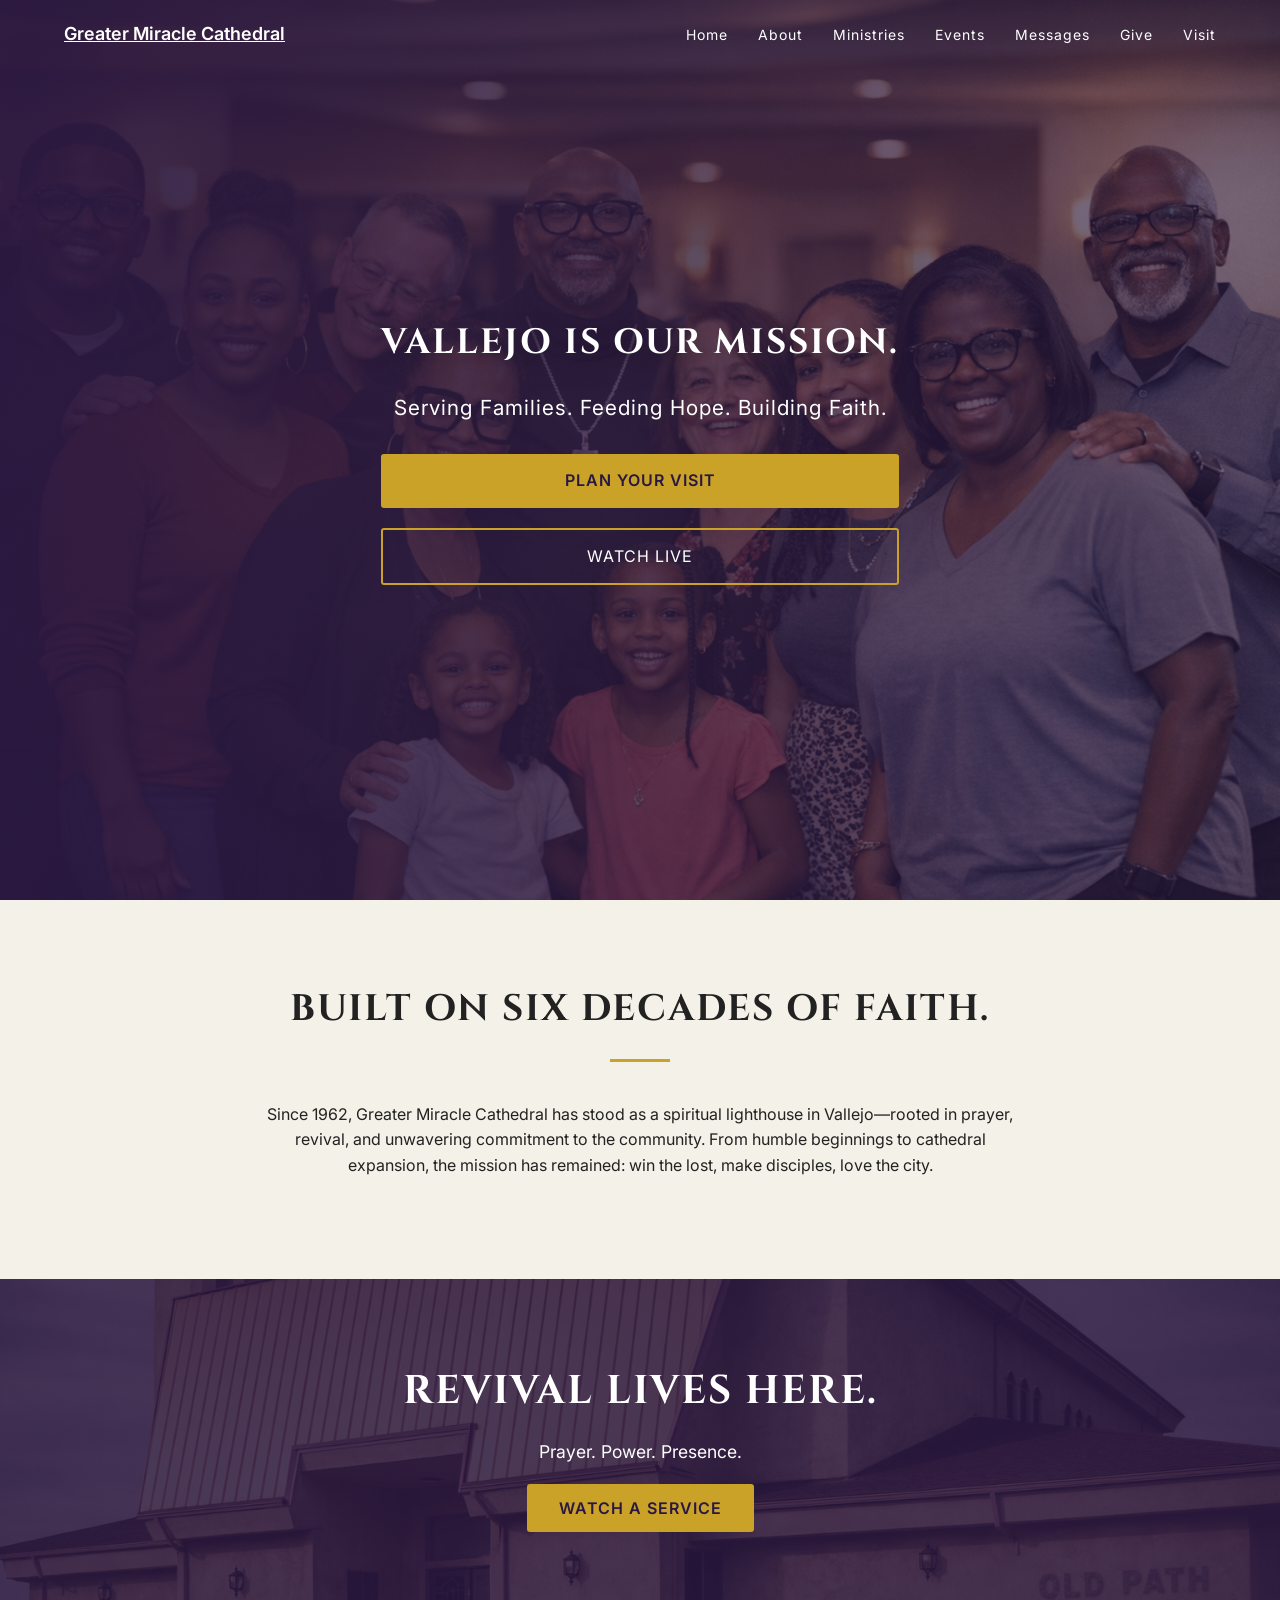
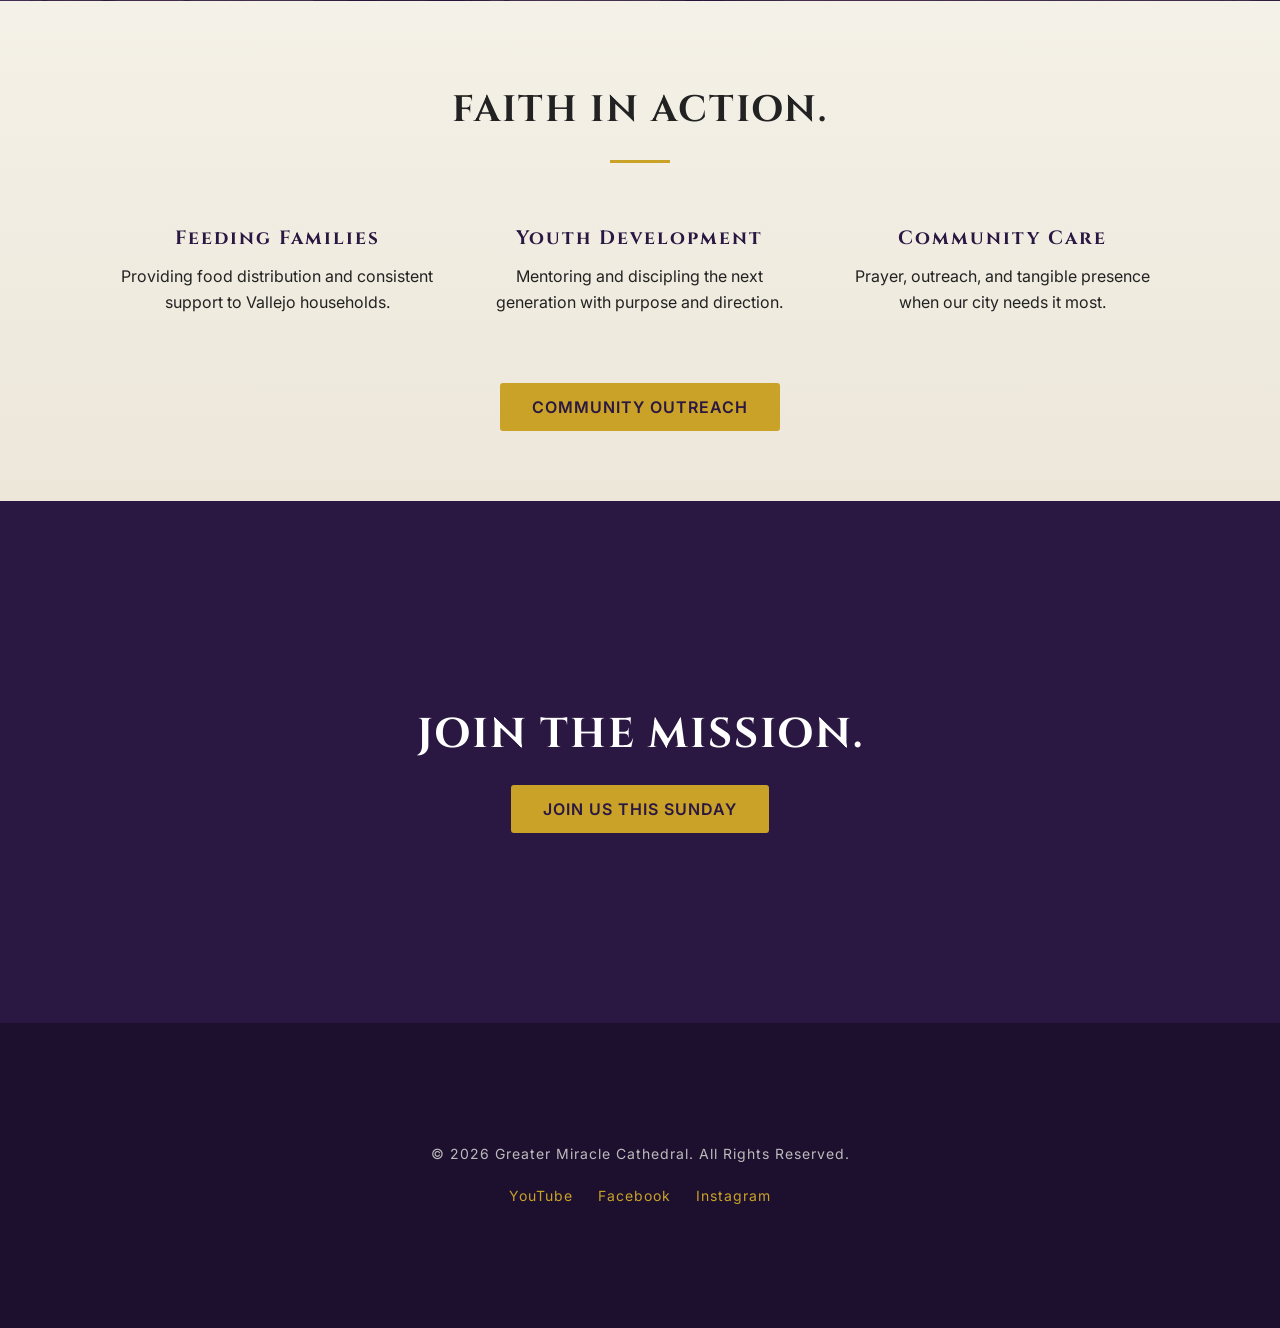
<file: index.html>
<!DOCTYPE html>
<html lang="en">
<head>
  <meta charset="UTF-8" />
  <meta name="viewport" content="width=device-width, initial-scale=1.0" />
  <title>Greater Miracle Cathedral | Vallejo Is Our Mission</title>
  <link rel="stylesheet" href="assets/css/styles.css" />
  <link href="https://fonts.googleapis.com/css2?family=Cinzel:wght@400;600;700&family=Inter:wght@300;400;500;600&display=swap" rel="stylesheet">
</head>
<body>

  <!-- NAVIGATION -->
  <header id="navbar">
  <div class="nav-container">
    <a href="index.html" class="logo">Greater Miracle Cathedral</a>


<nav>
  <ul class="nav-links">
    <li><a href="index.html">Home</a></li>
    <li><a href="about.html">About</a></li>
    <li><a href="ministries.html">Ministries</a></li>
    <li><a href="events.html">Events</a></li>
    <li><a href="messages.html">Messages</a></li>
    <li><a href="give.html" class="nav-give">Give</a></li>
    <li><a href="contact.html">Visit</a></li>
  </ul>
</nav>

<div class="menu-toggle" id="mobile-menu">
  <span></span>
  <span></span>
  <span></span>
</div>
</header>


  <!-- HERO -->
  <section class="hero">
    <div class="hero-overlay"></div>
    <div class="hero-content">
      <h1>VALLEJO IS OUR MISSION.</h1>
      <p>Serving Families. Feeding Hope. Building Faith.</p>
      <div class="hero-buttons">
        <a href="contact.html" class="btn-gold">PLAN YOUR VISIT</a>
        <a href="messages.html" class="btn-outline">WATCH LIVE</a>
      </div>
    </div>
  </section>

  <!-- LEGACY -->
  <section class="legacy">
    <div class="container">
      <h2>BUILT ON SIX DECADES OF FAITH.</h2>
      <div class="gold-divider"></div>
      <p>
        Since 1962, Greater Miracle Cathedral has stood as a spiritual lighthouse
        in Vallejo—rooted in prayer, revival, and unwavering commitment to the community.
        From humble beginnings to cathedral expansion, the mission has remained:
        win the lost, make disciples, love the city.
      </p>
    </div>
  </section>

  <!-- REVIVAL -->
  <section class="revival">
    <div class="revival-overlay"></div>
    <div class="container">
      <h2>REVIVAL LIVES HERE.</h2>
      <p>Prayer. Power. Presence.</p>
      <a href="messages.html" class="btn-gold">WATCH A SERVICE</a>
    </div>
  </section>

  <!-- COMMUNITY -->
  <section class="community">
    <div class="container">
      <h2>FAITH IN ACTION.</h2>
      <div class="gold-divider"></div>
      <div class="community-grid">
        <div>
          <h3>Feeding Families</h3>
          <p>Providing food distribution and consistent support to Vallejo households.</p>
        </div>
        <div>
          <h3>Youth Development</h3>
          <p>Mentoring and discipling the next generation with purpose and direction.</p>
        </div>
        <div>
          <h3>Community Care</h3>
          <p>Prayer, outreach, and tangible presence when our city needs it most.</p>
        </div>
      </div>
      <a href="ministries.html" class="btn-gold">COMMUNITY OUTREACH</a>
    </div>
  </section>

  <!-- FINAL CTA -->
  <section class="cta">
    <div class="container">
      <h2>JOIN THE MISSION.</h2>
      <a href="contact.html" class="btn-gold">JOIN US THIS SUNDAY</a>
    </div>
  </section>

  <!-- FOOTER -->
  <footer>
  <div class="container">
    <p>&copy; 2026 Greater Miracle Cathedral. All Rights Reserved.</p>

    <div class="footer-social">
      <a href="https://www.youtube.com/@oldpathcogic3727" target="_blank">YouTube</a>
      <a href="https://www.facebook.com/opmccogic/" target="_blank">Facebook</a>
      <a href="https://www.instagram.com/oldpathmiraclecathedral" target="_blank">Instagram</a>
    </div>
  </div>
</footer>


  <script>
  const navbar = document.getElementById("navbar");
  const mobileMenu = document.getElementById("mobile-menu");
  const navLinks = document.querySelector(".nav-links");

  window.addEventListener("scroll", function () {
    if (window.scrollY > 50) {
      navbar.classList.add("scrolled");
    } else {
      navbar.classList.remove("scrolled");
    }
  });

  mobileMenu.addEventListener("click", function () {
    mobileMenu.classList.toggle("active");
    navLinks.classList.toggle("active");
  });

  const revealElements = document.querySelectorAll("section");

const revealOnScroll = () => {
  const windowHeight = window.innerHeight;

  revealElements.forEach((el) => {
    const elementTop = el.getBoundingClientRect().top;

    if (elementTop < windowHeight - 100) {
      el.classList.add("visible");
    }
  });
};

window.addEventListener("scroll", revealOnScroll);
window.addEventListener("load", revealOnScroll);

</script>



</body>
</html>
</file>
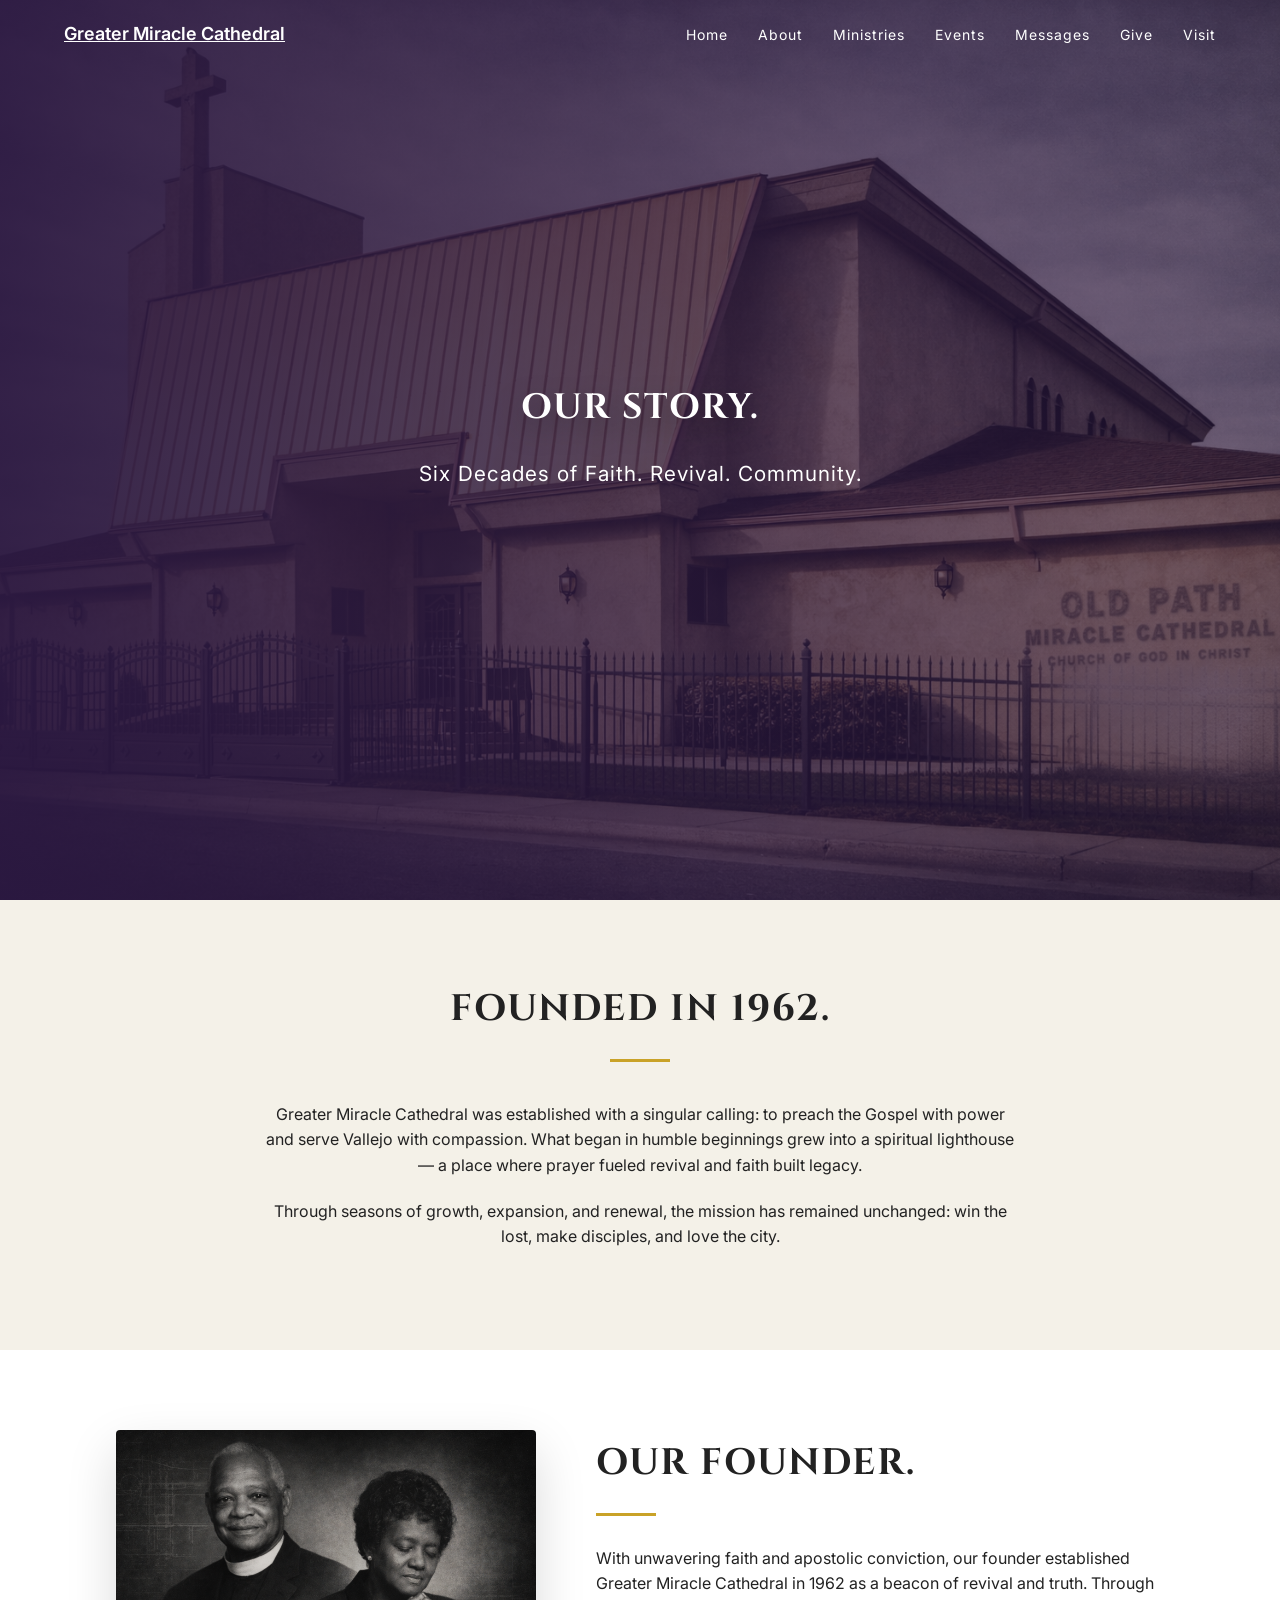
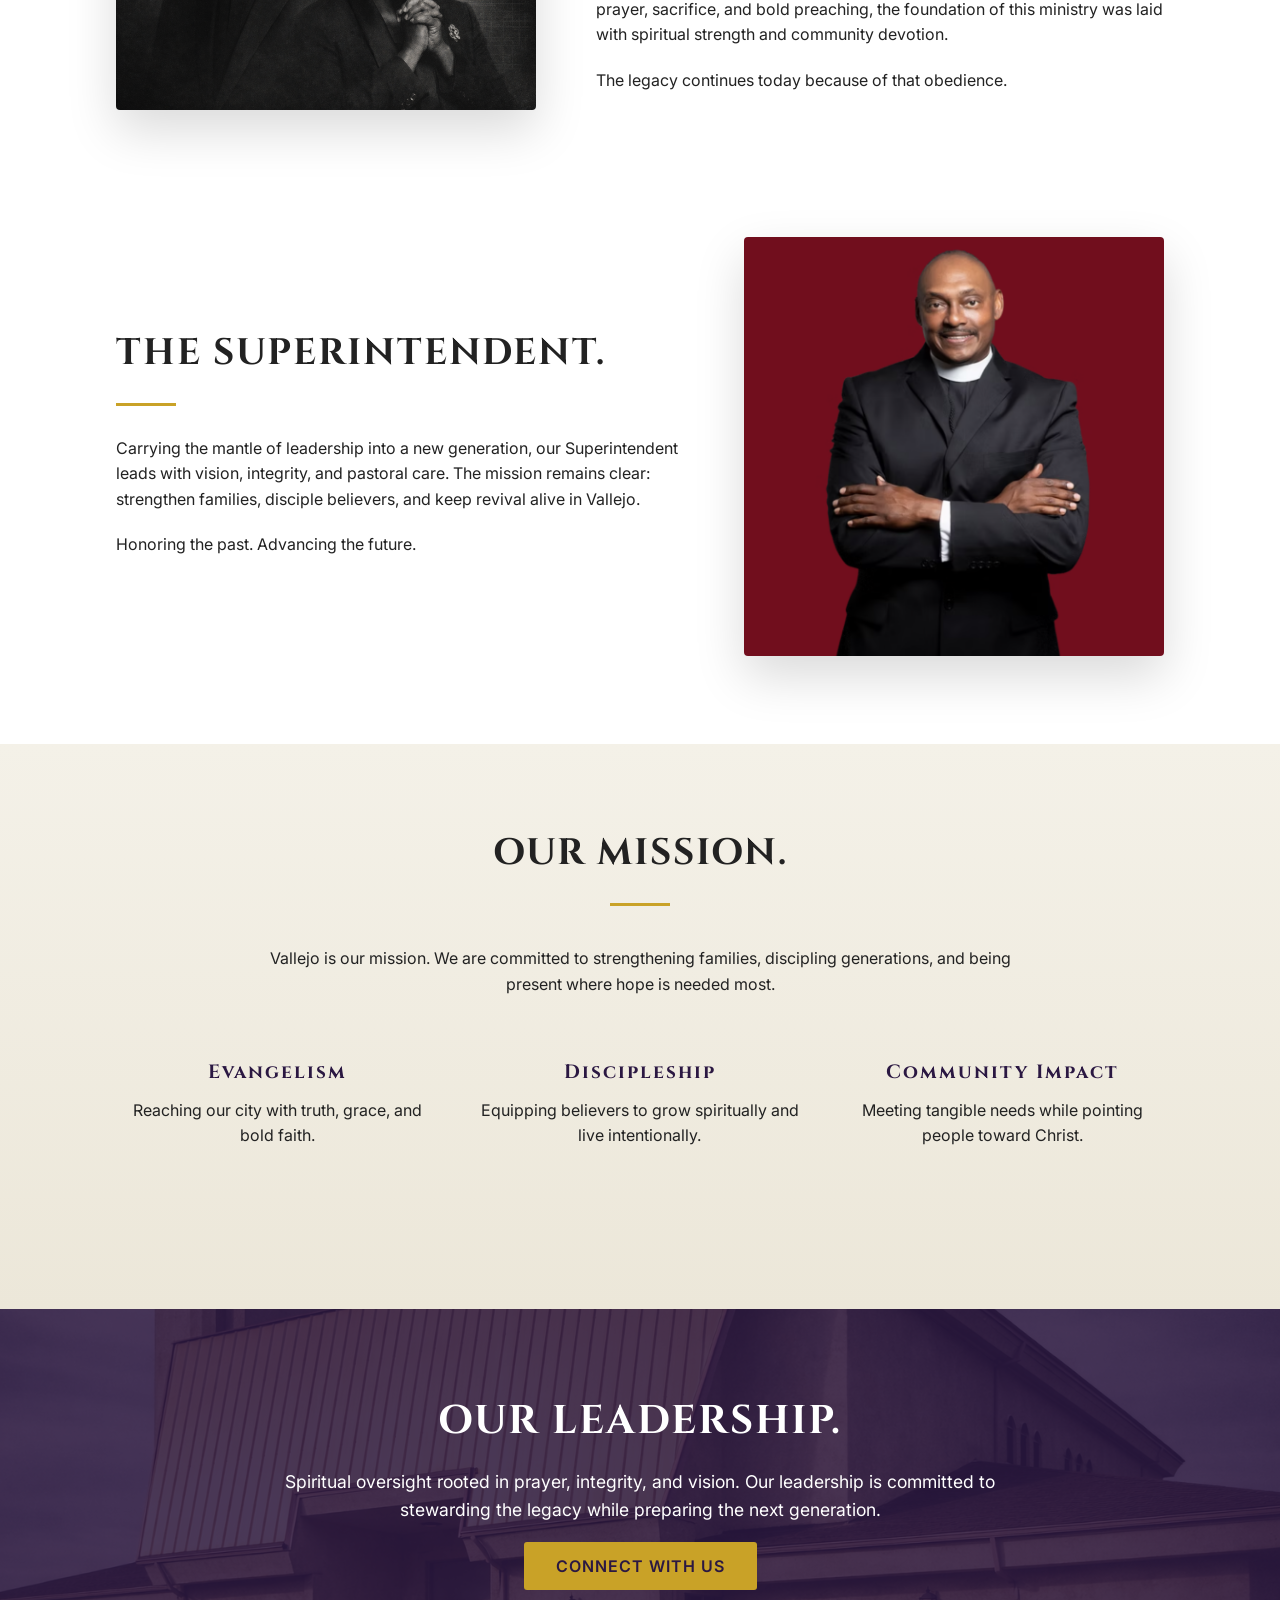
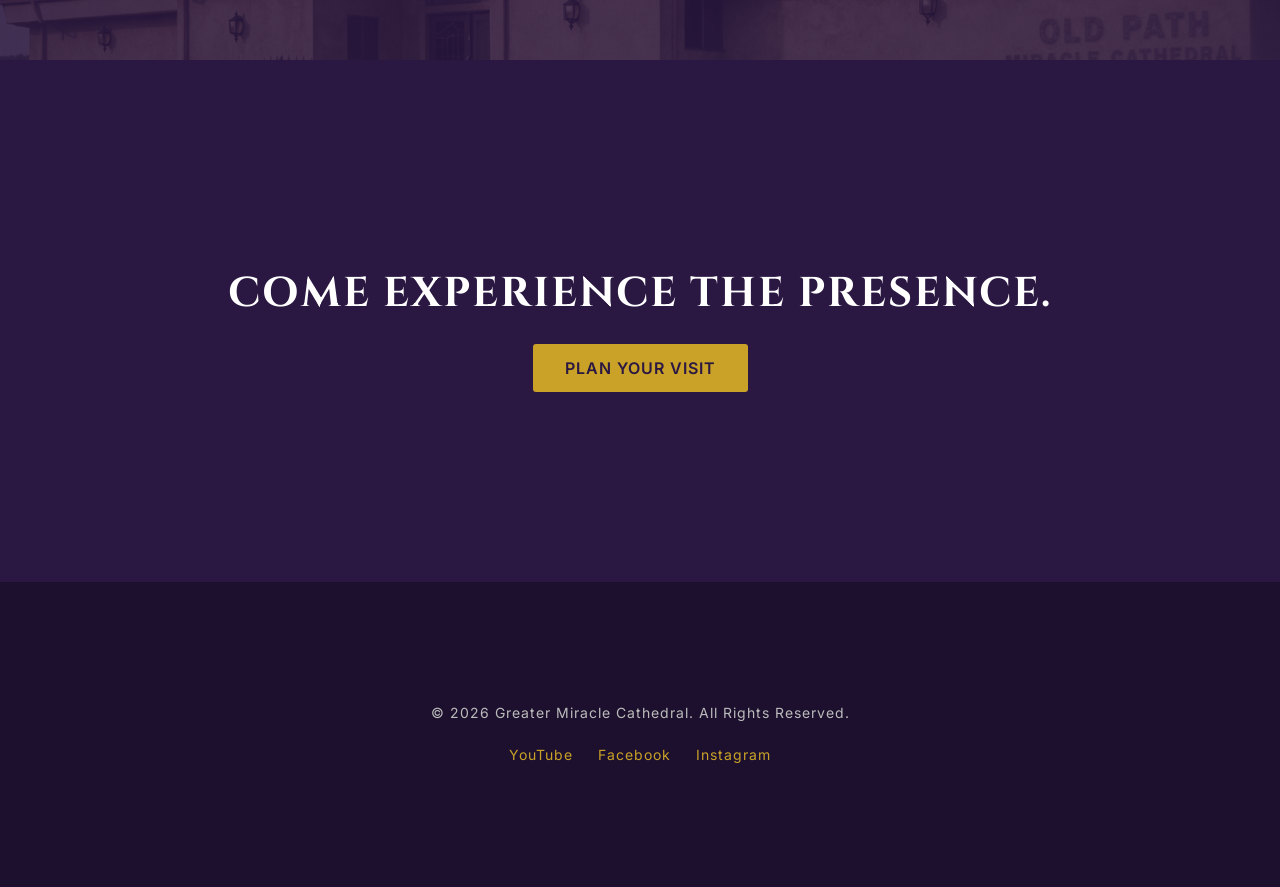
<file: about.html>
<!DOCTYPE html>
<html lang="en">
<head>
  <meta charset="UTF-8" />
  <meta name="viewport" content="width=device-width, initial-scale=1.0" />
  <title>About | Greater Miracle Cathedral</title>
  <link rel="stylesheet" href="assets/css/styles.css" />
  <link href="https://fonts.googleapis.com/css2?family=Cinzel:wght@400;600;700&family=Inter:wght@300;400;500;600&display=swap" rel="stylesheet">
</head>
<body>

<!-- NAVIGATION -->
<header id="navbar">
  <div class="nav-container">
    <a href="index.html" class="logo">Greater Miracle Cathedral</a>


    <div class="menu-toggle" id="mobile-menu">
      <span></span>
      <span></span>
      <span></span>
    </div>

    <nav>
      <ul class="nav-links">
        <li><a href="index.html">Home</a></li>
  <li><a href="about.html">About</a></li>        <li><a href="ministries.html">Ministries</a></li>
        <li><a href="events.html">Events</a></li>
        <li><a href="messages.html">Messages</a></li>
        <li><a href="give.html">Give</a></li>
        <li><a href="contact.html">Visit</a></li>
      </ul>
    </nav>
  </div>
</header>

<!-- HERO -->
<section class="hero" style="background: url('assets/images/cathedral-arkansas-street-1992-1920x1080.jpg') center/cover no-repeat;">
  <div class="hero-overlay"></div>
  <div class="hero-content">
    <h1>OUR STORY.</h1>
    <p>Six Decades of Faith. Revival. Community.</p>
  </div>
</section>

<!-- HISTORY -->
<section class="legacy">
  <div class="container">
    <h2>FOUNDED IN 1962.</h2>
    <div class="gold-divider"></div>
    <p>
      Greater Miracle Cathedral was established with a singular calling:
      to preach the Gospel with power and serve Vallejo with compassion.
      What began in humble beginnings grew into a spiritual lighthouse—
      a place where prayer fueled revival and faith built legacy.
    </p>
    <p>
      Through seasons of growth, expansion, and renewal,
      the mission has remained unchanged:
      win the lost, make disciples, and love the city.
    </p>
  </div>
</section>

<!-- FOUNDER & SUPERINTENDENT -->
<section class="leadership">
  <div class="container leadership-container">

    <!-- Founder -->
    <div class="leader-block">
      <div class="leader-image">
        <img src="assets/images/founder.png" alt="Founder of Greater Miracle Cathedral">
      </div>
      <div class="leader-content">
        <h2>OUR FOUNDER.</h2>
        <div class="gold-divider"></div>
        <p>
          With unwavering faith and apostolic conviction, our founder established
          Greater Miracle Cathedral in 1962 as a beacon of revival and truth.
          Through prayer, sacrifice, and bold preaching, the foundation of this ministry
          was laid with spiritual strength and community devotion.
        </p>
        <p>
          The legacy continues today because of that obedience.
        </p>
      </div>
    </div>

    <!-- Superintendent -->
    <div class="leader-block reverse">
      <div class="leader-image">
        <img src="assets/images/superintendent.png" alt="Superintendent of Greater Miracle Cathedral">
      </div>
      <div class="leader-content">
        <h2>THE SUPERINTENDENT.</h2>
        <div class="gold-divider"></div>
        <p>
          Carrying the mantle of leadership into a new generation,
          our Superintendent leads with vision, integrity, and pastoral care.
          The mission remains clear: strengthen families, disciple believers,
          and keep revival alive in Vallejo.
        </p>
        <p>
          Honoring the past. Advancing the future.
        </p>
      </div>
    </div>

  </div>
</section>

<!-- MISSION -->
<section class="community">
  <div class="container">
    <h2>OUR MISSION.</h2>
    <div class="gold-divider"></div>
    <p>
      Vallejo is our mission. We are committed to strengthening families,
      discipling generations, and being present where hope is needed most.
    </p>

    <div class="community-grid">
      <div>
        <h3>Evangelism</h3>
        <p>Reaching our city with truth, grace, and bold faith.</p>
      </div>
      <div>
        <h3>Discipleship</h3>
        <p>Equipping believers to grow spiritually and live intentionally.</p>
      </div>
      <div>
        <h3>Community Impact</h3>
        <p>Meeting tangible needs while pointing people toward Christ.</p>
      </div>
    </div>
  </div>
</section>

<!-- LEADERSHIP -->
<section class="revival">
  <div class="revival-overlay"></div>
  <div class="container">
    <h2>OUR LEADERSHIP.</h2>
    <p>
      Spiritual oversight rooted in prayer, integrity, and vision.
      Our leadership is committed to stewarding the legacy while preparing the next generation.
    </p>
    <a href="contact.html" class="btn-gold">CONNECT WITH US</a>
  </div>
</section>

<!-- FINAL CTA -->
<section class="cta">
  <div class="container">
    <h2>COME EXPERIENCE THE PRESENCE.</h2>
    <a href="contact.html" class="btn-gold">PLAN YOUR VISIT</a>
  </div>
</section>

<!-- FOOTER -->
<footer>
  <div class="container">
    <p>&copy; 2026 Greater Miracle Cathedral. All Rights Reserved.</p>

    <div class="footer-social">
      <a href="https://www.youtube.com/@oldpathcogic3727" target="_blank">YouTube</a>
      <a href="https://www.facebook.com/opmccogic/" target="_blank">Facebook</a>
      <a href="https://www.instagram.com/oldpathmiraclecathedral" target="_blank">Instagram</a>
    </div>
  </div>
</footer>


<script>
  const navbar = document.getElementById("navbar");
  const mobileMenu = document.getElementById("mobile-menu");
  const navLinks = document.querySelector(".nav-links");

  window.addEventListener("scroll", function () {
    if (window.scrollY > 50) {
      navbar.classList.add("scrolled");
    } else {
      navbar.classList.remove("scrolled");
    }
  });

  mobileMenu.addEventListener("click", function () {
    mobileMenu.classList.toggle("active");
    navLinks.classList.toggle("active");
  });

  const revealElements = document.querySelectorAll("section:not(.hero)");

  const revealOnScroll = () => {
    const windowHeight = window.innerHeight;

    revealElements.forEach((el) => {
      const elementTop = el.getBoundingClientRect().top;

      if (elementTop < windowHeight - 100) {
        el.classList.add("visible");
      }
    });
  };

  window.addEventListener("scroll", revealOnScroll);
  window.addEventListener("load", revealOnScroll);
</script>

</body>
</html>
</file>
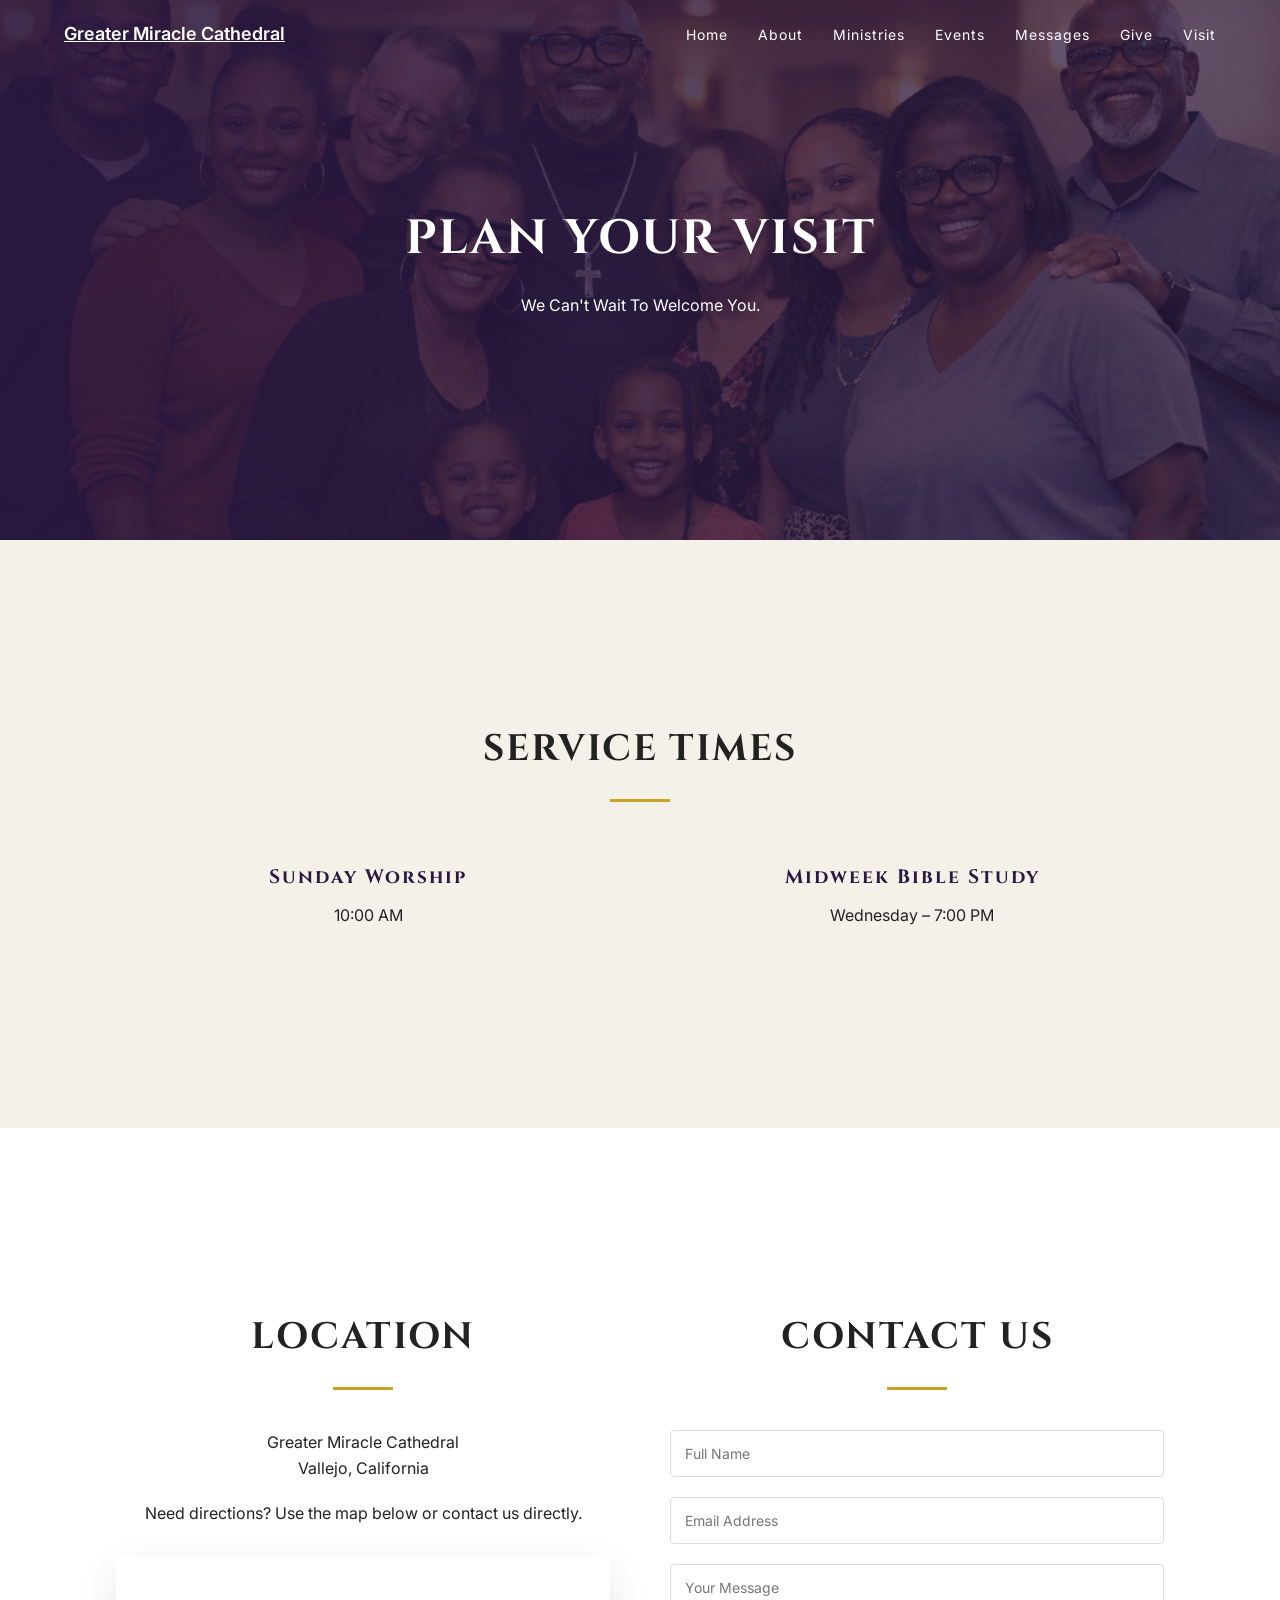
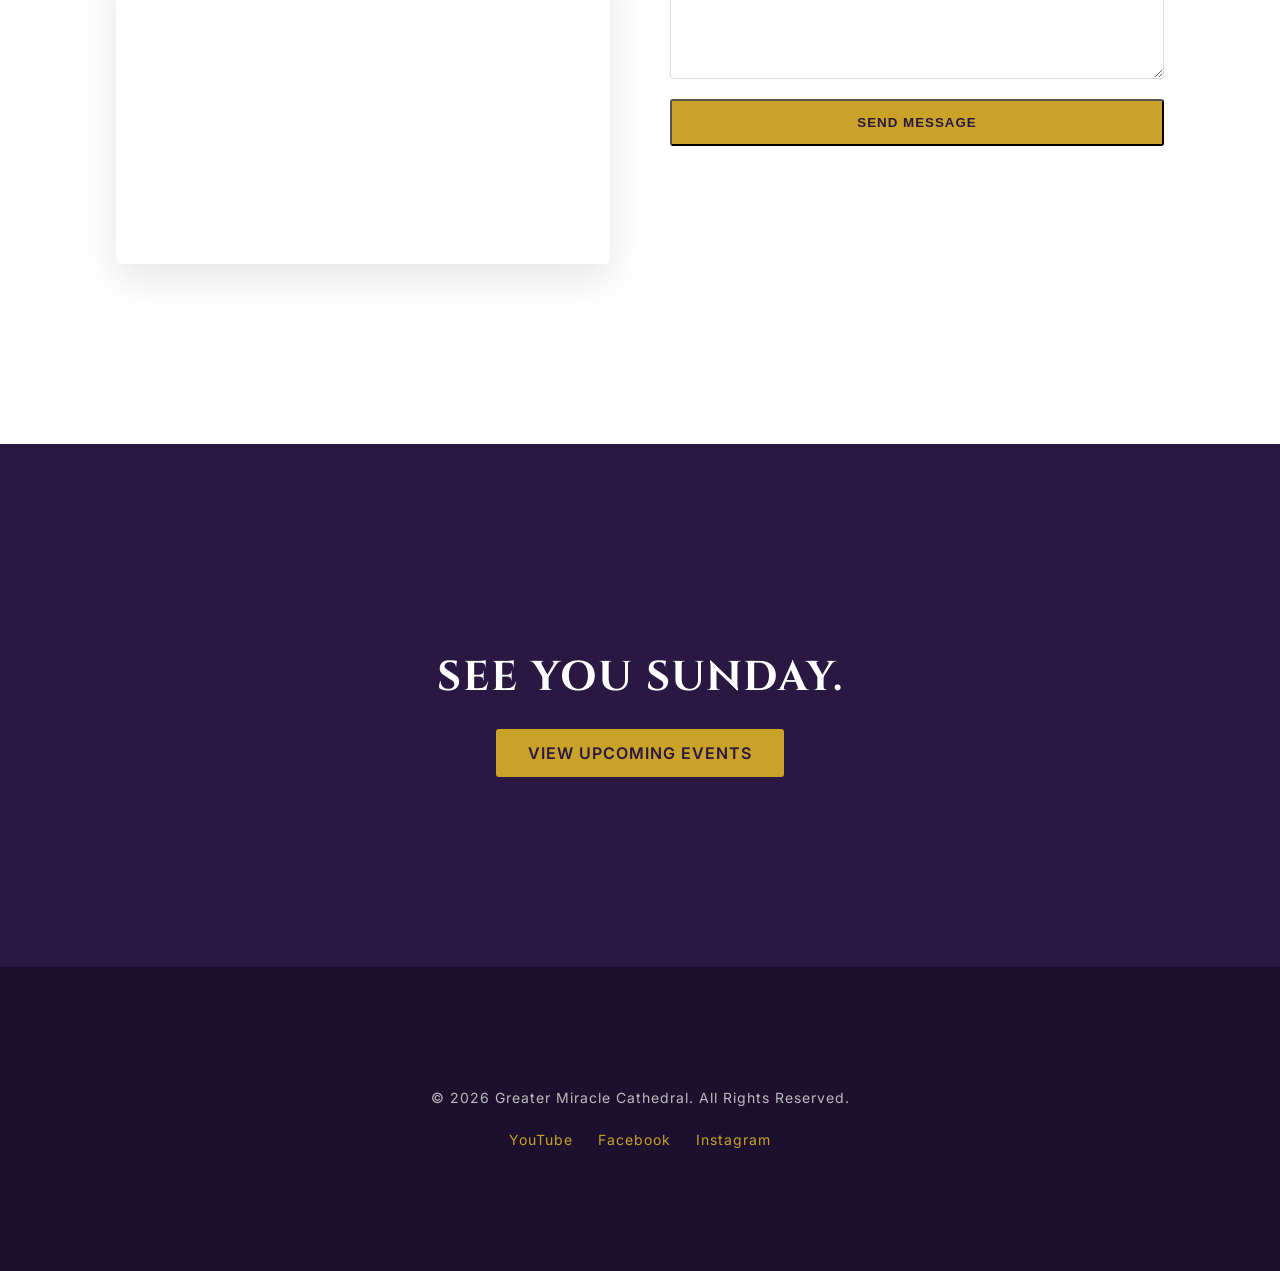
<file: contact.html>
<!DOCTYPE html>
<html lang="en">
<head>
  <meta charset="UTF-8" />
  <meta name="viewport" content="width=device-width, initial-scale=1.0" />
  <title>Visit | Greater Miracle Cathedral</title>
  <link rel="stylesheet" href="assets/css/styles.css" />
  <link href="https://fonts.googleapis.com/css2?family=Cinzel:wght@400;600;700&family=Inter:wght@300;400;500;600&display=swap" rel="stylesheet">
</head>
<body>

<!-- NAVIGATION -->
<header id="navbar">
  <div class="nav-container">
    <a href="index.html" class="logo">Greater Miracle Cathedral</a>


    <nav>
      <ul class="nav-links">
        <li><a href="index.html">Home</a></li>
  <li><a href="about.html">About</a></li>        <li><a href="ministries.html">Ministries</a></li>
        <li><a href="events.html">Events</a></li>
        <li><a href="messages.html">Messages</a></li>
        <li><a href="give.html" class="nav-give">Give</a></li>
        <li><a href="contact.html">Visit</a></li>
      </ul>
    </nav>

    <div class="menu-toggle" id="mobile-menu">
      <span></span>
      <span></span>
      <span></span>
    </div>
  </div>
</header>

<!-- HERO -->
<section class="page-hero contact-hero">
  <div class="page-overlay"></div>
  <div class="page-hero-content">
    <h1>PLAN YOUR VISIT</h1>
    <p>We Can't Wait To Welcome You.</p>
  </div>
</section>

<!-- SERVICE TIMES -->
<section class="service-times">
  <div class="container">
    <h2>SERVICE TIMES</h2>
    <div class="gold-divider"></div>

    <div class="service-grid">
      <div>
        <h3>Sunday Worship</h3>
        <p>10:00 AM</p>
      </div>

      <div>
        <h3>Midweek Bible Study</h3>
        <p>Wednesday – 7:00 PM</p>
      </div>
    </div>
  </div>
</section>

<!-- LOCATION + FORM -->
<section class="contact-main">
  <div class="container contact-grid">

    <!-- LOCATION INFO -->
    <div class="contact-info">
      <h2>LOCATION</h2>
      <div class="gold-divider"></div>

      <p>
        Greater Miracle Cathedral<br>
        Vallejo, California
      </p>

      <p>
        Need directions? Use the map below or contact us directly.
      </p>

      <div class="map-container">
        <iframe 
          src="https://www.google.com/maps?q=Vallejo,CA&output=embed" 
          width="100%" 
          height="300" 
          style="border:0;" 
          allowfullscreen="" 
          loading="lazy">
        </iframe>
      </div>
    </div>

    <!-- CONTACT FORM -->
    <div class="contact-form">
      <h2>CONTACT US</h2>
      <div class="gold-divider"></div>

      <form>
        <input type="text" placeholder="Full Name" required />
        <input type="email" placeholder="Email Address" required />
        <textarea rows="5" placeholder="Your Message" required></textarea>
        <button type="submit" class="btn-gold">SEND MESSAGE</button>
      </form>
    </div>

  </div>
</section>

<!-- CTA -->
<section class="cta">
  <div class="container">
    <h2>SEE YOU SUNDAY.</h2>
    <a href="events.html" class="btn-gold">VIEW UPCOMING EVENTS</a>
  </div>
</section>

<!-- FOOTER -->
<footer>
  <div class="container">
    <p>&copy; 2026 Greater Miracle Cathedral. All Rights Reserved.</p>
    <div class="footer-social">
      <a href="https://www.youtube.com/@oldpathcogic3727" target="_blank">YouTube</a>
      <a href="https://www.facebook.com/opmccogic/" target="_blank">Facebook</a>
      <a href="https://www.instagram.com/oldpathmiraclecathedral" target="_blank">Instagram</a>
    </div>
  </div>
</footer>

<script src="assets/js/main.js"></script>

</body>
</html>
</file>
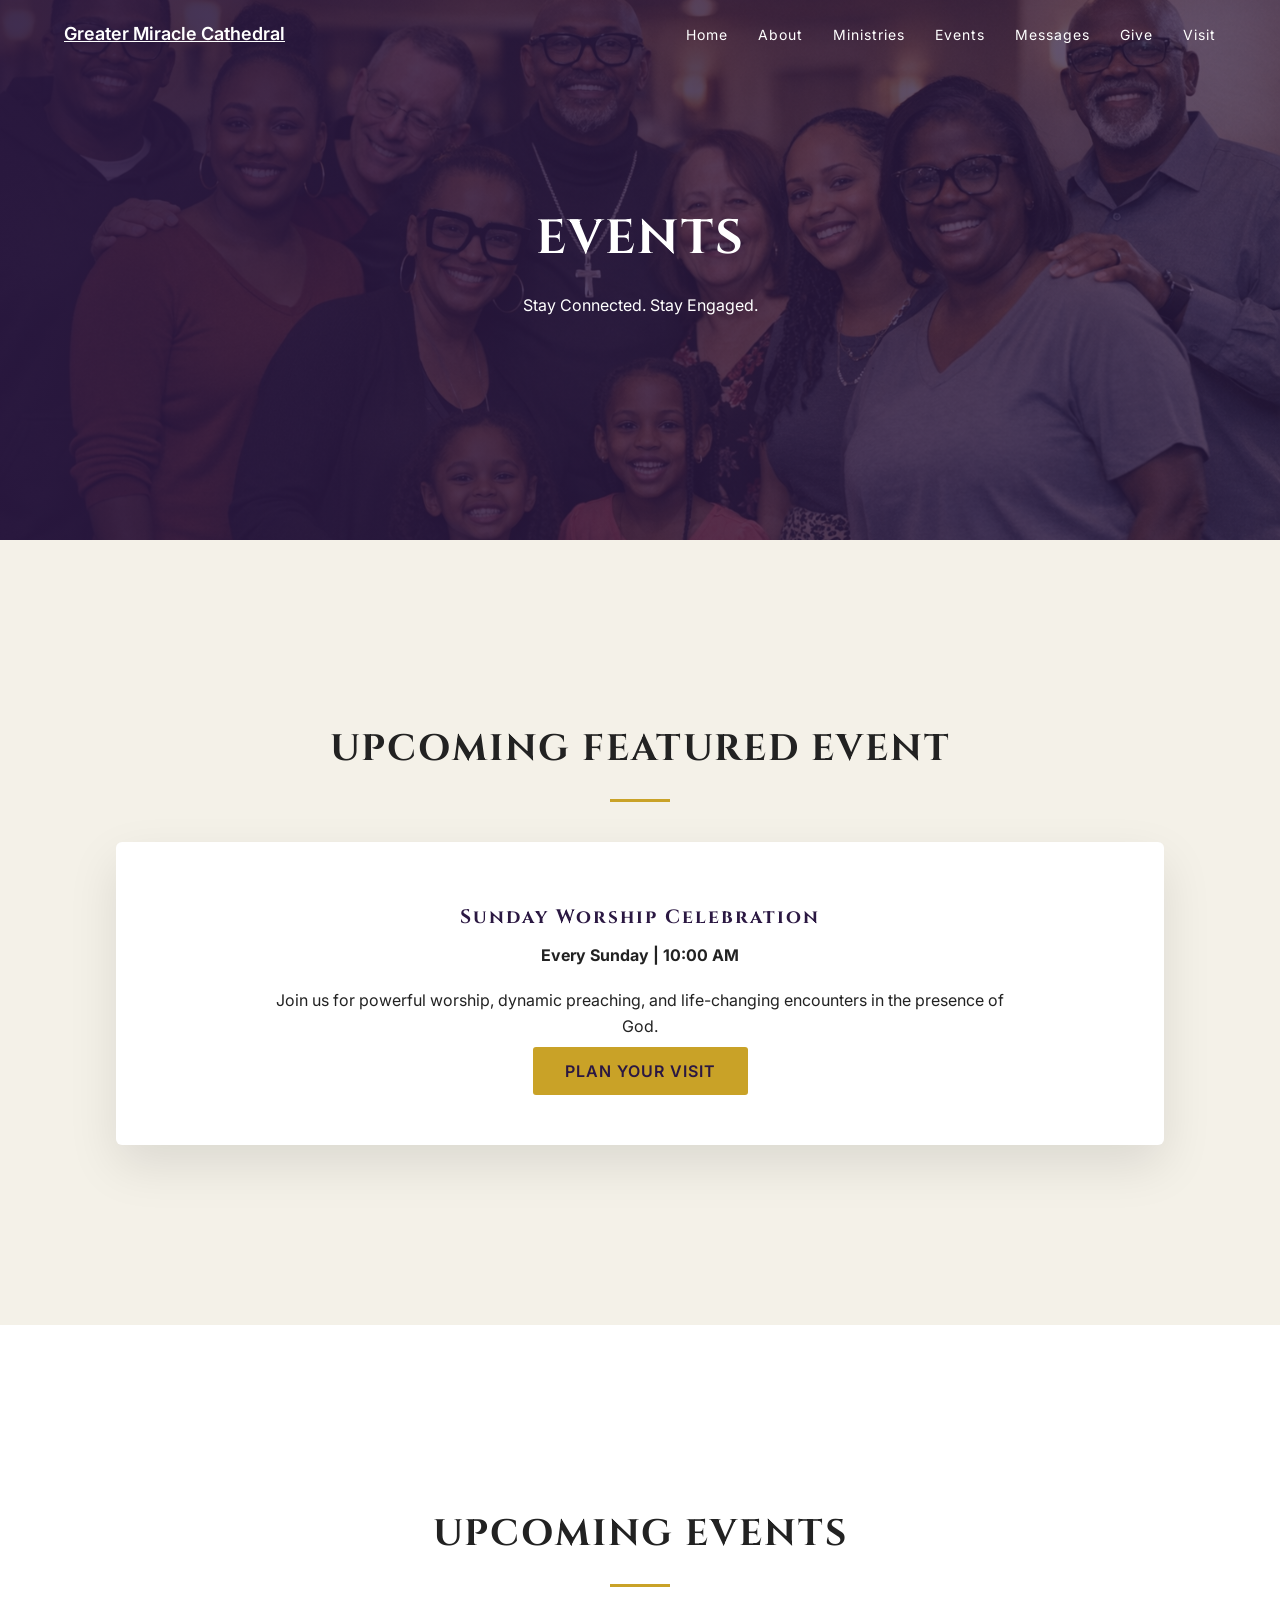
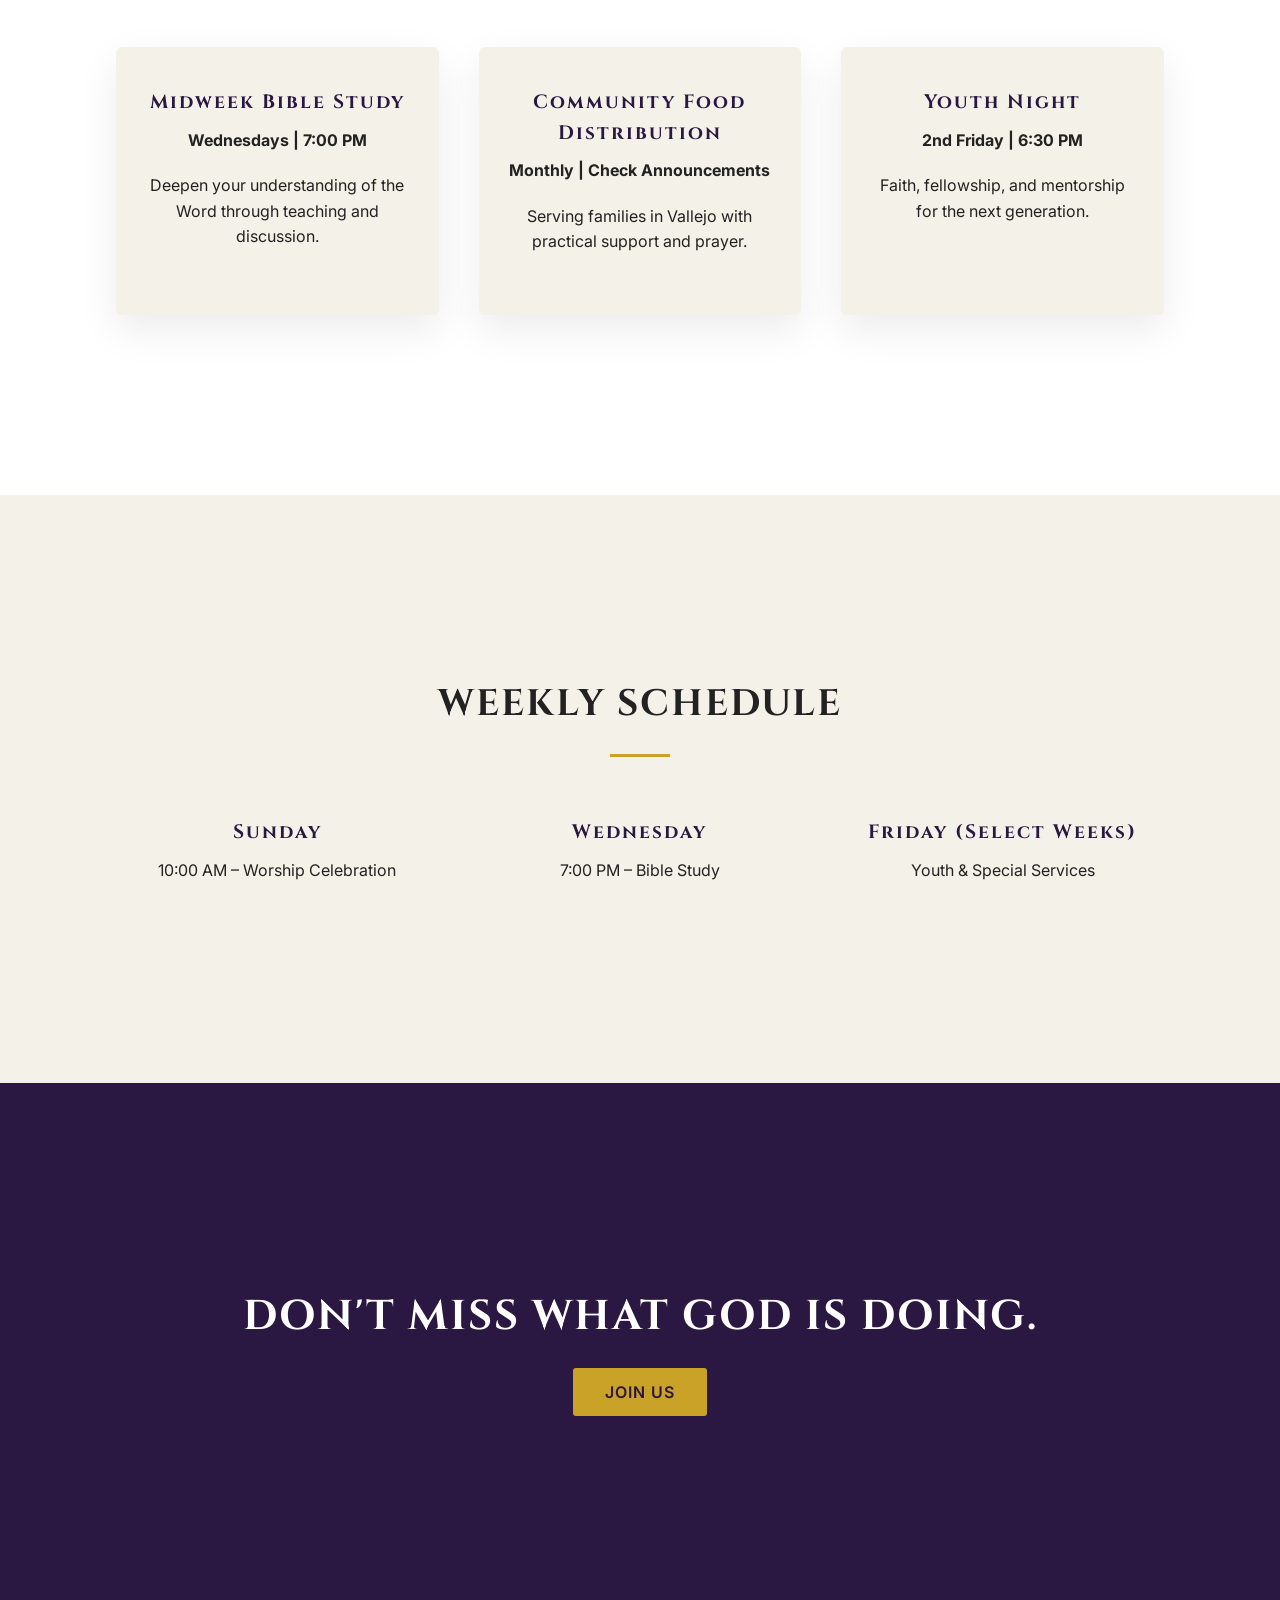
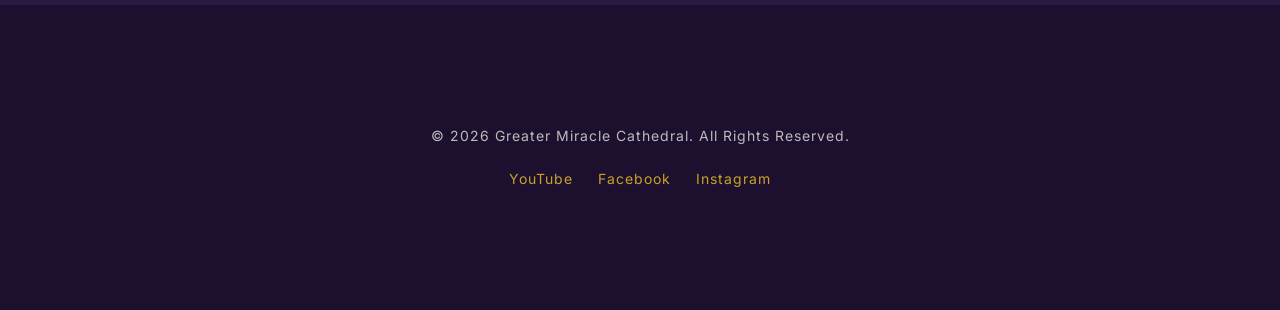
<file: events.html>
<!DOCTYPE html>
<html lang="en">
<head>
  <meta charset="UTF-8" />
  <meta name="viewport" content="width=device-width, initial-scale=1.0" />
  <title>Events | Greater Miracle Cathedral</title>
  <link rel="stylesheet" href="assets/css/styles.css" />
  <link href="https://fonts.googleapis.com/css2?family=Cinzel:wght@400;600;700&family=Inter:wght@300;400;500;600&display=swap" rel="stylesheet">
</head>
<body>

<!-- NAVIGATION -->
<header id="navbar">
  <div class="nav-container">
    <a href="index.html" class="logo">Greater Miracle Cathedral</a>


    <nav>
      <ul class="nav-links">
        <li><a href="index.html">Home</a></li>
  <li><a href="about.html">About</a></li>        <li><a href="ministries.html">Ministries</a></li>
        <li><a href="events.html">Events</a></li>
        <li><a href="messages.html">Messages</a></li>
        <li><a href="give.html" class="nav-give">Give</a></li>
        <li><a href="contact.html">Visit</a></li>
      </ul>
    </nav>

    <div class="menu-toggle" id="mobile-menu">
      <span></span>
      <span></span>
      <span></span>
    </div>
  </div>
</header>

<!-- HERO -->
<section class="page-hero events-hero">
  <div class="page-overlay"></div>
  <div class="page-hero-content">
    <h1>EVENTS</h1>
    <p>Stay Connected. Stay Engaged.</p>
  </div>
</section>

<!-- FEATURED EVENT -->
<section class="featured-event">
  <div class="container">
    <h2>UPCOMING FEATURED EVENT</h2>
    <div class="gold-divider"></div>

    <div class="featured-event-card">
      <div class="featured-event-content">
        <h3>Sunday Worship Celebration</h3>
        <p><strong>Every Sunday | 10:00 AM</strong></p>
        <p>
          Join us for powerful worship, dynamic preaching, and life-changing
          encounters in the presence of God.
        </p>
        <a href="contact.html" class="btn-gold">PLAN YOUR VISIT</a>
      </div>
    </div>
  </div>
</section>

<!-- EVENTS GRID -->
<section class="events-grid-section">
  <div class="container">
    <h2>UPCOMING EVENTS</h2>
    <div class="gold-divider"></div>

    <div class="events-grid">

      <div class="event-card">
        <h3>Midweek Bible Study</h3>
        <p><strong>Wednesdays | 7:00 PM</strong></p>
        <p>Deepen your understanding of the Word through teaching and discussion.</p>
      </div>

      <div class="event-card">
        <h3>Community Food Distribution</h3>
        <p><strong>Monthly | Check Announcements</strong></p>
        <p>Serving families in Vallejo with practical support and prayer.</p>
      </div>

      <div class="event-card">
        <h3>Youth Night</h3>
        <p><strong>2nd Friday | 6:30 PM</strong></p>
        <p>Faith, fellowship, and mentorship for the next generation.</p>
      </div>

    </div>
  </div>
</section>

<!-- RECURRING SCHEDULE -->
<section class="weekly-schedule">
  <div class="container">
    <h2>WEEKLY SCHEDULE</h2>
    <div class="gold-divider"></div>

    <div class="schedule-grid">
      <div>
        <h3>Sunday</h3>
        <p>10:00 AM – Worship Celebration</p>
      </div>
      <div>
        <h3>Wednesday</h3>
        <p>7:00 PM – Bible Study</p>
      </div>
      <div>
        <h3>Friday (Select Weeks)</h3>
        <p>Youth & Special Services</p>
      </div>
    </div>
  </div>
</section>

<!-- CTA -->
<section class="cta">
  <div class="container">
    <h2>DON'T MISS WHAT GOD IS DOING.</h2>
    <a href="contact.html" class="btn-gold">JOIN US</a>
  </div>
</section>

<!-- FOOTER -->
<footer>
  <div class="container">
    <p>&copy; 2026 Greater Miracle Cathedral. All Rights Reserved.</p>
    <div class="footer-social">
      <a href="https://www.youtube.com/@oldpathcogic3727" target="_blank">YouTube</a>
      <a href="https://www.facebook.com/opmccogic/" target="_blank">Facebook</a>
      <a href="https://www.instagram.com/oldpathmiraclecathedral" target="_blank">Instagram</a>
    </div>
  </div>
</footer>

<script src="assets/js/main.js"></script>

</body>
</html>
</file>
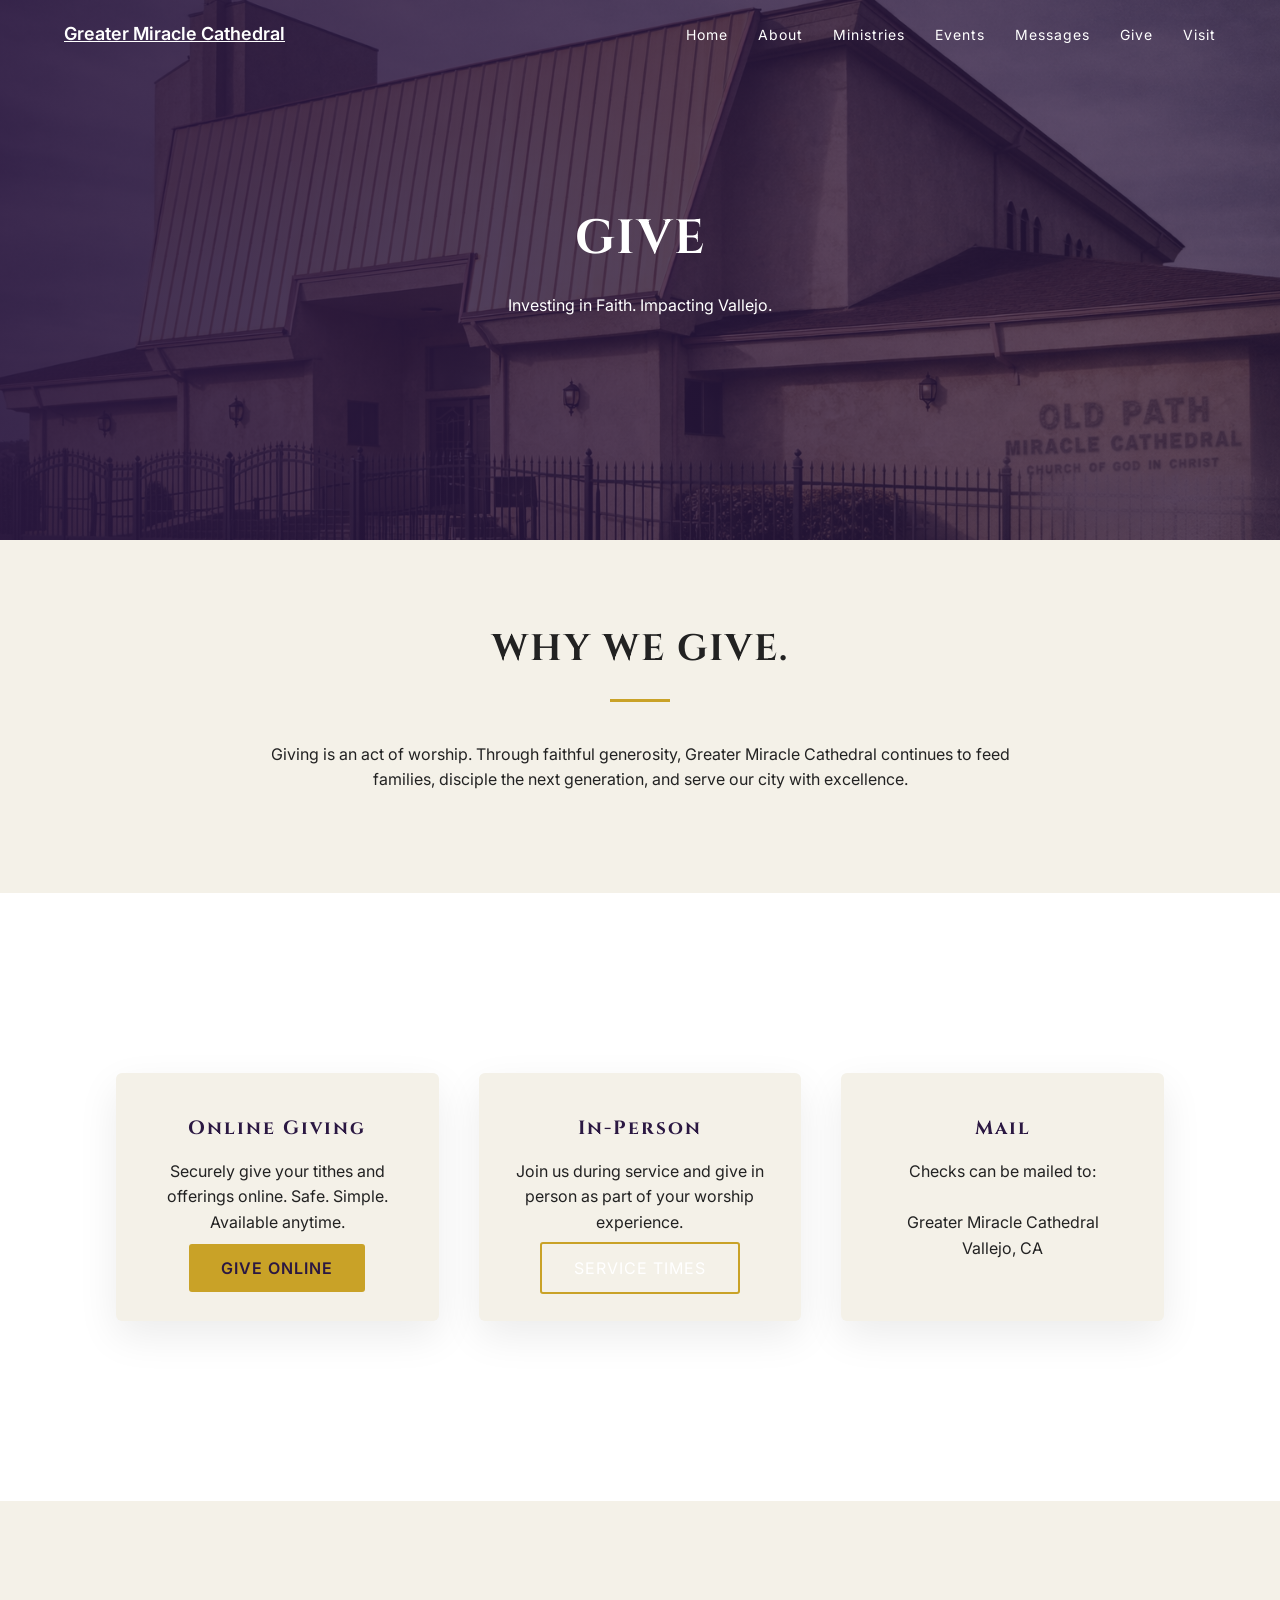
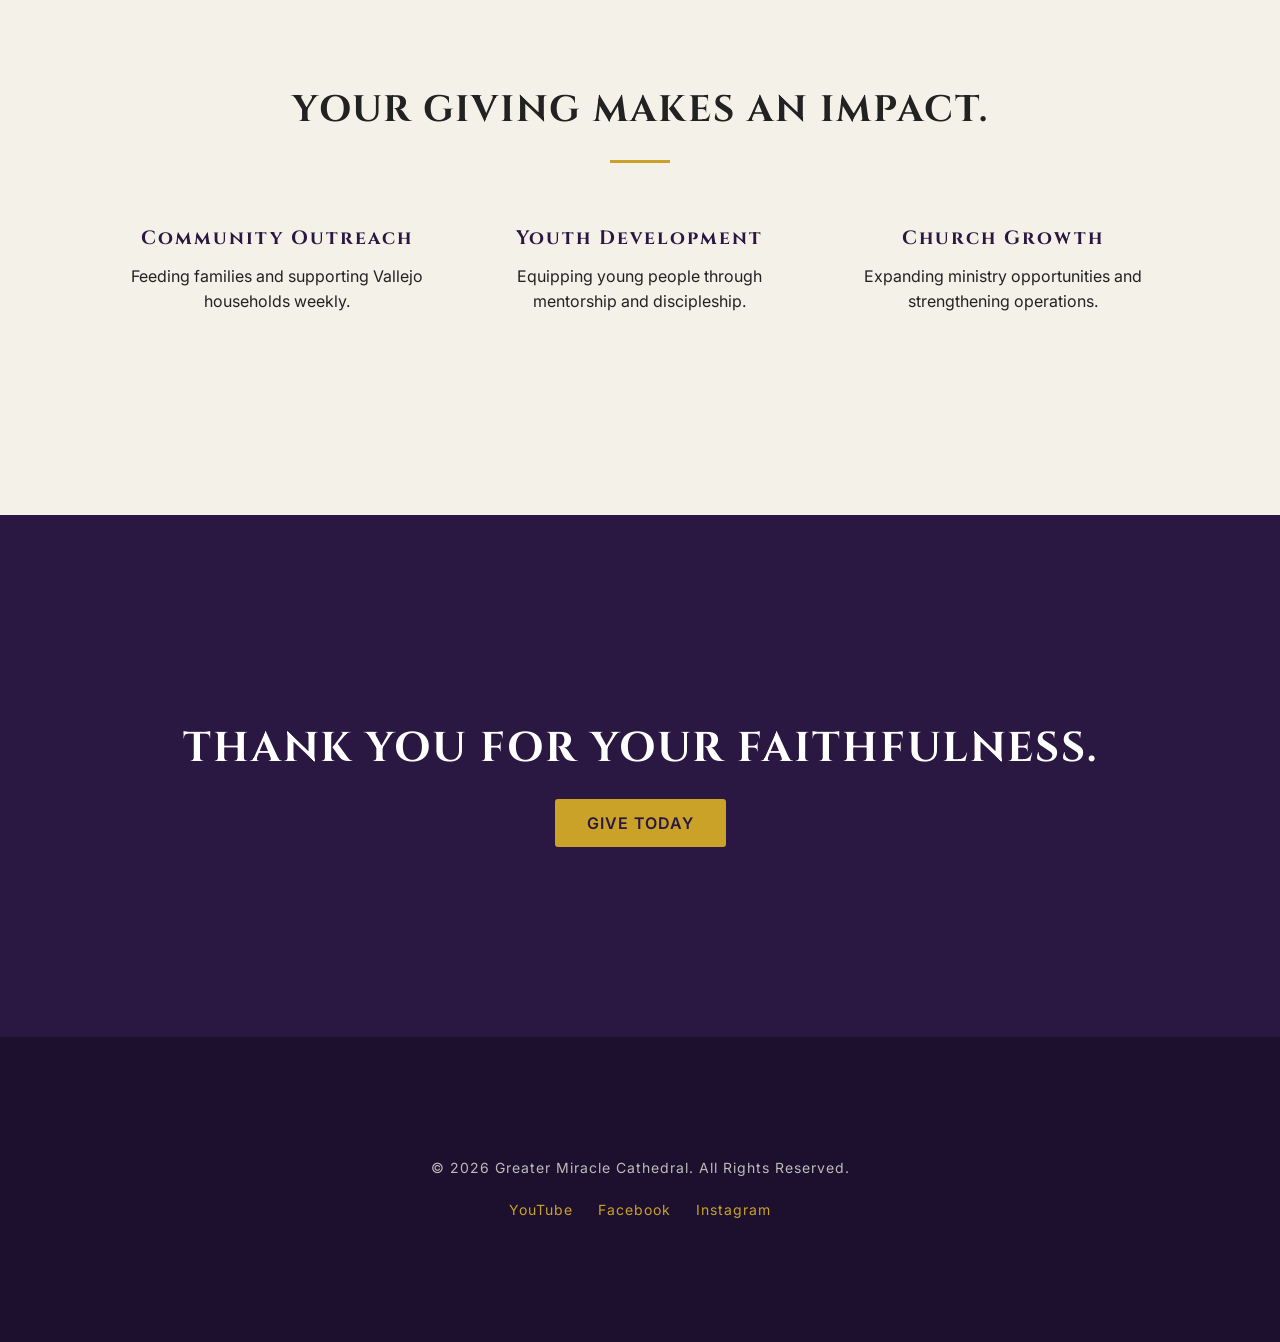
<file: give.html>
<!DOCTYPE html>
<html lang="en">
<head>
  <meta charset="UTF-8" />
  <meta name="viewport" content="width=device-width, initial-scale=1.0" />
  <title>Give | Greater Miracle Cathedral</title>
  <link rel="stylesheet" href="assets/css/styles.css" />
  <link href="https://fonts.googleapis.com/css2?family=Cinzel:wght@400;600;700&family=Inter:wght@300;400;500;600&display=swap" rel="stylesheet">
</head>
<body>

<!-- NAVIGATION -->
<header id="navbar">
  <div class="nav-container">
    <a href="index.html" class="logo">Greater Miracle Cathedral</a>


    <nav>
      <ul class="nav-links">
        <li><a href="index.html">Home</a></li>
  <li><a href="about.html">About</a></li>        <li><a href="ministries.html">Ministries</a></li>
        <li><a href="events.html">Events</a></li>
        <li><a href="messages.html">Messages</a></li>
        <li><a href="give.html" class="nav-give">Give</a></li>
        <li><a href="contact.html">Visit</a></li>
      </ul>
    </nav>

    <div class="menu-toggle" id="mobile-menu">
      <span></span>
      <span></span>
      <span></span>
    </div>
  </div>
</header>

<!-- PAGE HERO -->
<section class="page-hero give-hero">
  <div class="page-overlay"></div>
  <div class="page-hero-content">
    <h1>GIVE</h1>
    <p>Investing in Faith. Impacting Vallejo.</p>
  </div>
</section>

<!-- WHY WE GIVE -->
<section class="legacy">
  <div class="container">
    <h2>WHY WE GIVE.</h2>
    <div class="gold-divider"></div>
    <p>
      Giving is an act of worship. Through faithful generosity,
      Greater Miracle Cathedral continues to feed families,
      disciple the next generation, and serve our city with excellence.
    </p>
  </div>
</section>

<!-- GIVING OPTIONS -->
<section class="giving-options">
  <div class="container">

    <div class="giving-card">
      <h3>Online Giving</h3>
      <p>
        Securely give your tithes and offerings online.
        Safe. Simple. Available anytime.
      </p>
      <a href="#" class="btn-gold">GIVE ONLINE</a>
    </div>

    <div class="giving-card">
      <h3>In-Person</h3>
      <p>
        Join us during service and give in person
        as part of your worship experience.
      </p>
      <a href="contact.html" class="btn-outline">SERVICE TIMES</a>
    </div>

    <div class="giving-card">
      <h3>Mail</h3>
      <p>
        Checks can be mailed to:
        <br><br>
        Greater Miracle Cathedral<br>
        Vallejo, CA
      </p>
    </div>

  </div>
</section>

<!-- IMPACT SECTION -->
<section class="impact-section">
  <div class="container">
    <h2>YOUR GIVING MAKES AN IMPACT.</h2>
    <div class="gold-divider"></div>

    <div class="impact-grid">
      <div>
        <h3>Community Outreach</h3>
        <p>Feeding families and supporting Vallejo households weekly.</p>
      </div>

      <div>
        <h3>Youth Development</h3>
        <p>Equipping young people through mentorship and discipleship.</p>
      </div>

      <div>
        <h3>Church Growth</h3>
        <p>Expanding ministry opportunities and strengthening operations.</p>
      </div>
    </div>
  </div>
</section>




<section class="cta">
  <div class="container">
    <h2>THANK YOU FOR YOUR FAITHFULNESS.</h2>
    <a href="#" class="btn-gold">GIVE TODAY</a>
  </div>
</section>

<!-- FOOTER -->
<footer>
  <div class="container">
    <p>&copy; 2026 Greater Miracle Cathedral. All Rights Reserved.</p>
    <div class="footer-social">
      <a href="https://www.youtube.com/@oldpathcogic3727" target="_blank">YouTube</a>
      <a href="https://www.facebook.com/opmccogic/" target="_blank">Facebook</a>
      <a href="https://www.instagram.com/oldpathmiraclecathedral" target="_blank">Instagram</a>
    </div>
  </div>
</footer>

<script src="assets/js/main.js"></script>

</body>
</html>
</file>
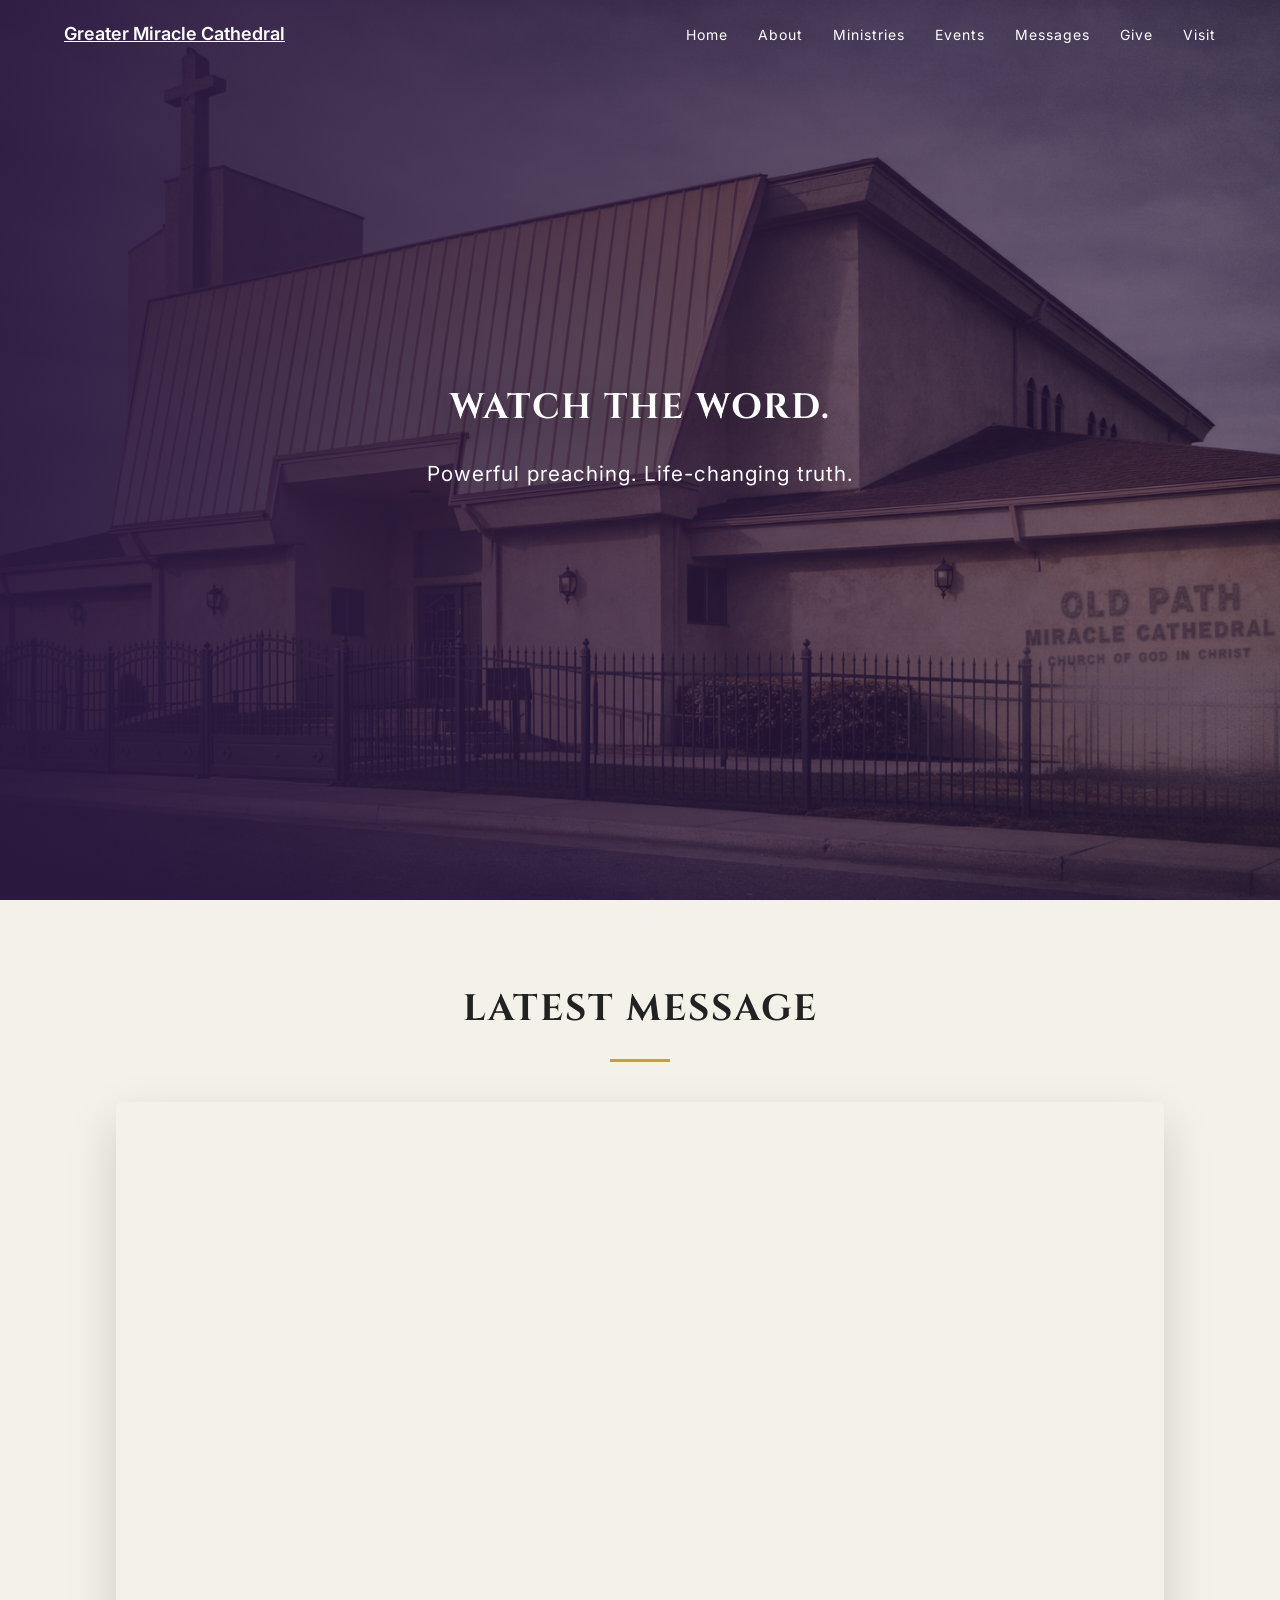
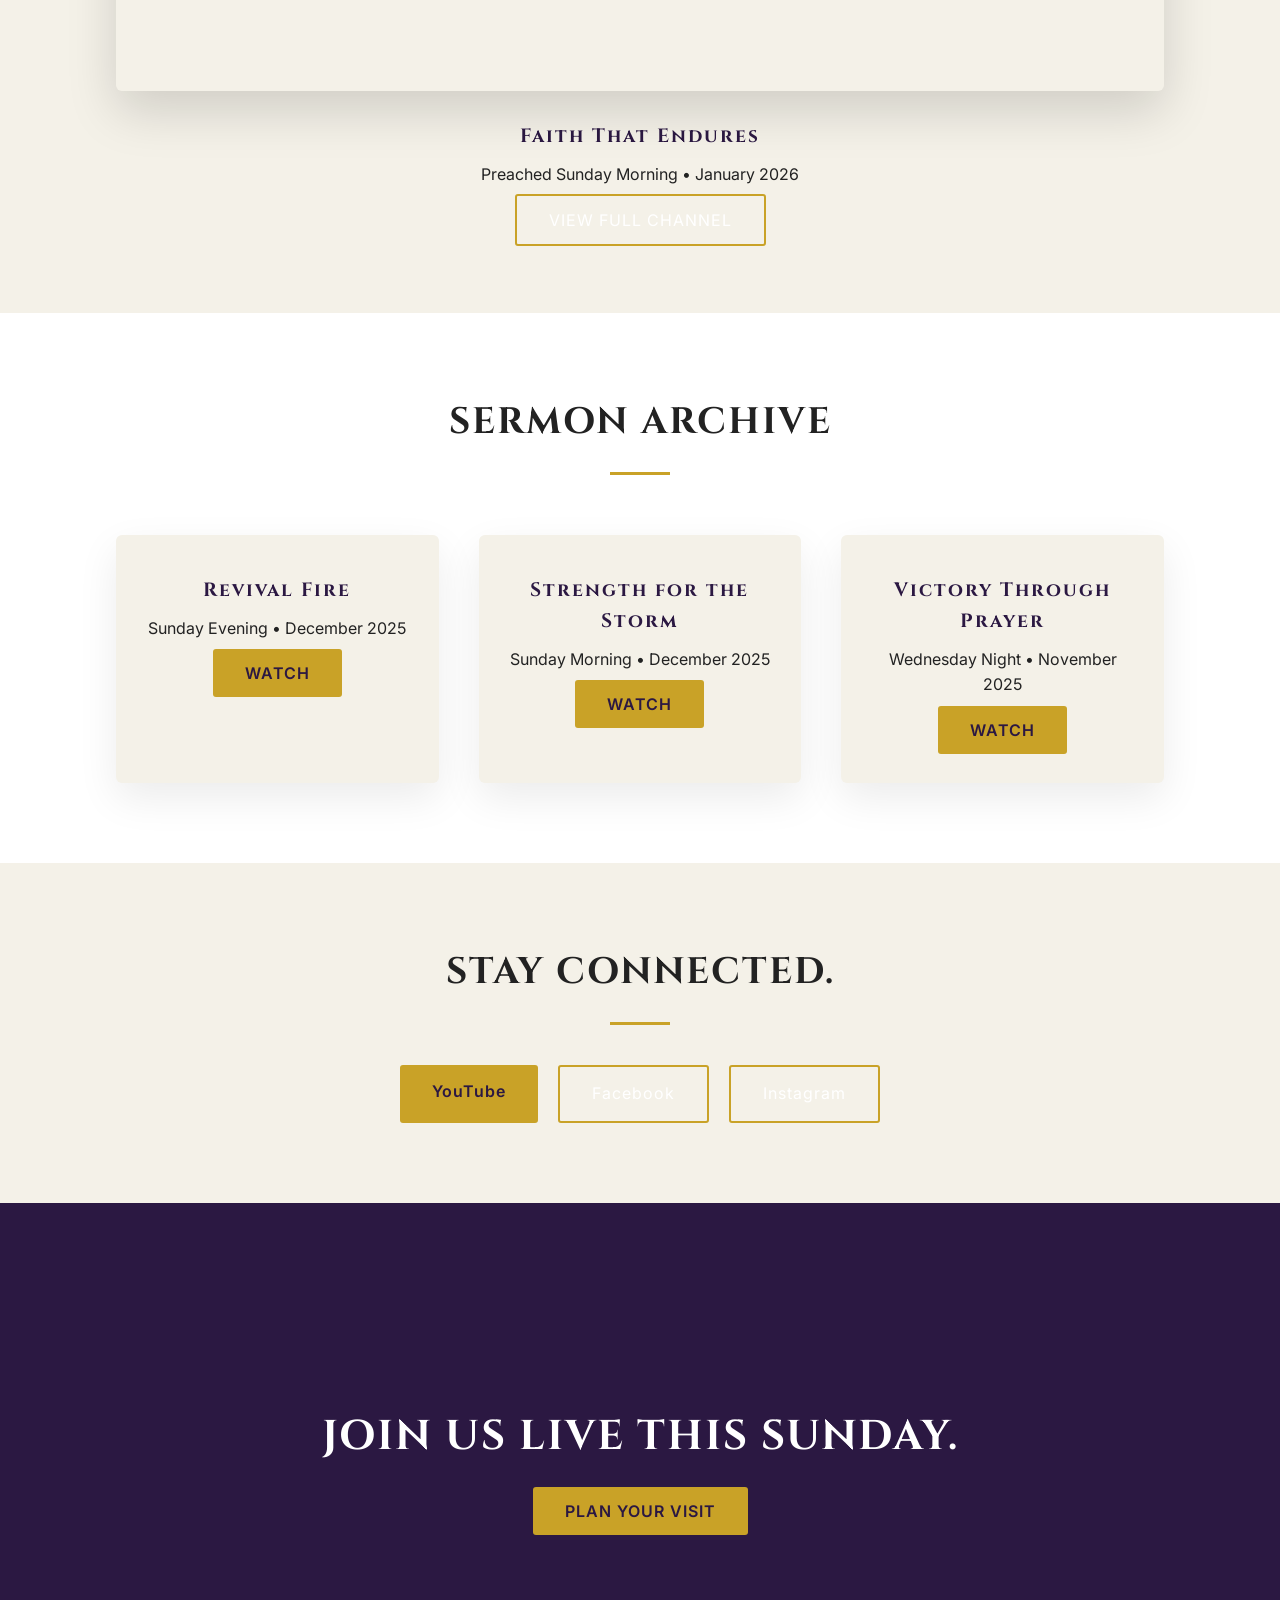
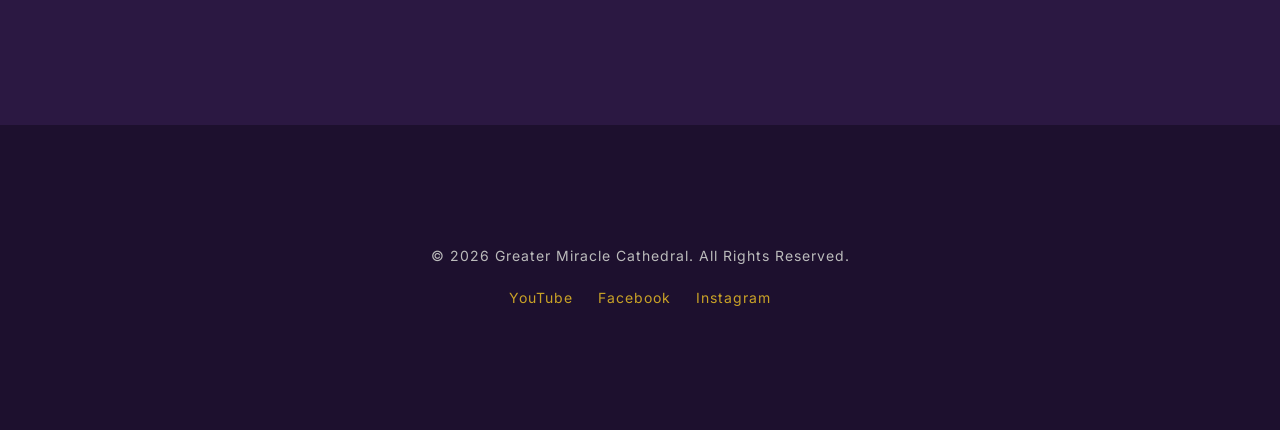
<file: messages.html>
<!DOCTYPE html>
<html lang="en">
<head>
  <meta charset="UTF-8" />
  <meta name="viewport" content="width=device-width, initial-scale=1.0" />
  <title>Messages | Greater Miracle Cathedral</title>
  <link rel="stylesheet" href="assets/css/styles.css" />
  <link href="https://fonts.googleapis.com/css2?family=Cinzel:wght@400;600;700&family=Inter:wght@300;400;500;600&display=swap" rel="stylesheet">
</head>
<body>

<!-- NAVIGATION -->
<header id="navbar">
  <div class="nav-container">
    <a href="index.html" class="logo">Greater Miracle Cathedral</a>


    <div class="menu-toggle" id="mobile-menu">
      <span></span>
      <span></span>
      <span></span>
    </div>

    <nav>
      <ul class="nav-links">
        <li><a href="index.html">Home</a></li>
  <li><a href="about.html">About</a></li>        <li><a href="ministries.html">Ministries</a></li>
        <li><a href="events.html">Events</a></li>
        <li><a href="messages.html">Messages</a></li>
        <li><a href="give.html">Give</a></li>
        <li><a href="contact.html">Visit</a></li>
      </ul>
    </nav>
  </div>
</header>

<!-- HERO -->
<section class="hero" style="background: url('assets/images/cathedral-arkansas-street-1992-1920x1080.jpg') center/cover no-repeat;">
  <div class="hero-overlay"></div>
  <div class="hero-content">
    <h1>WATCH THE WORD.</h1>
    <p>Powerful preaching. Life-changing truth.</p>
  </div>
</section>

<!-- FEATURED MESSAGE -->
<section class="messages-featured">
  <div class="container">

    <h2>LATEST MESSAGE</h2>
    <div class="gold-divider"></div>

    <div class="featured-video">
      <iframe 
  src="https://youtube.com/playlist?list=PLkvo-zaEiXDVae9sDN1x5IWoeZcqt-84U&si=sXTA_5BcW7R3MDIK"
  title="Latest Message"
  frameborder="0"
  allowfullscreen>
</iframe>

    </div>

    <h3>Faith That Endures</h3>
    <p>Preached Sunday Morning • January 2026</p>
    <a href="https://www.youtube.com/@oldpathcogic3727" target="_blank" class="btn-outline">
  VIEW FULL CHANNEL
</a>


  </div>
</section>

<!-- MESSAGE ARCHIVE -->
<section class="messages-archive">
  <div class="container">

    <h2>SERMON ARCHIVE</h2>
    <div class="gold-divider"></div>

    <div class="message-grid">

      <div class="message-card">
        <h3>Revival Fire</h3>
        <p>Sunday Evening • December 2025</p>
        <a href="#" class="btn-gold">WATCH</a>
      </div>

      <div class="message-card">
        <h3>Strength for the Storm</h3>
        <p>Sunday Morning • December 2025</p>
        <a href="#" class="btn-gold">WATCH</a>
      </div>

      <div class="message-card">
        <h3>Victory Through Prayer</h3>
        <p>Wednesday Night • November 2025</p>
        <a href="#" class="btn-gold">WATCH</a>
      </div>

    </div>

  </div>
</section>

<!-- SOCIAL MEDIA -->
<section class="messages-social">
  <div class="container">
    <h2>STAY CONNECTED.</h2>
    <div class="gold-divider"></div>

    <div class="social-buttons">
      <a href="https://www.youtube.com/@oldpathcogic3727" target="_blank" class="btn-gold">
        YouTube
      </a>
      <a href="https://www.facebook.com/opmccogic/" target="_blank" class="btn-outline">
        Facebook
      </a>
      <a href="https://www.instagram.com/oldpathmiraclecathedral" target="_blank" class="btn-outline">
        Instagram
      </a>
    </div>
  </div>
</section>


<!-- CTA -->
<section class="cta">
  <div class="container">
    <h2>JOIN US LIVE THIS SUNDAY.</h2>
    <a href="contact.html" class="btn-gold">PLAN YOUR VISIT</a>
  </div>
</section>

<!-- FOOTER -->
<footer>
  <div class="container">
    <p>&copy; 2026 Greater Miracle Cathedral. All Rights Reserved.</p>

    <div class="footer-social">
      <a href="https://www.youtube.com/@oldpathcogic3727" target="_blank">YouTube</a>
      <a href="https://www.facebook.com/opmccogic/" target="_blank">Facebook</a>
      <a href="https://www.instagram.com/oldpathmiraclecathedral" target="_blank">Instagram</a>
    </div>
  </div>
</footer>


<script>
  const navbar = document.getElementById("navbar");
  const mobileMenu = document.getElementById("mobile-menu");
  const navLinks = document.querySelector(".nav-links");

  window.addEventListener("scroll", function () {
    if (window.scrollY > 50) {
      navbar.classList.add("scrolled");
    } else {
      navbar.classList.remove("scrolled");
    }
  });

  mobileMenu.addEventListener("click", function () {
    mobileMenu.classList.toggle("active");
    navLinks.classList.toggle("active");
  });

  const revealElements = document.querySelectorAll("section:not(.hero)");

  const revealOnScroll = () => {
    const windowHeight = window.innerHeight;

    revealElements.forEach((el) => {
      const elementTop = el.getBoundingClientRect().top;

      if (elementTop < windowHeight - 100) {
        el.classList.add("visible");
      }
    });
  };

  window.addEventListener("scroll", revealOnScroll);
  window.addEventListener("load", revealOnScroll);
</script>

</body>
</html>
</file>
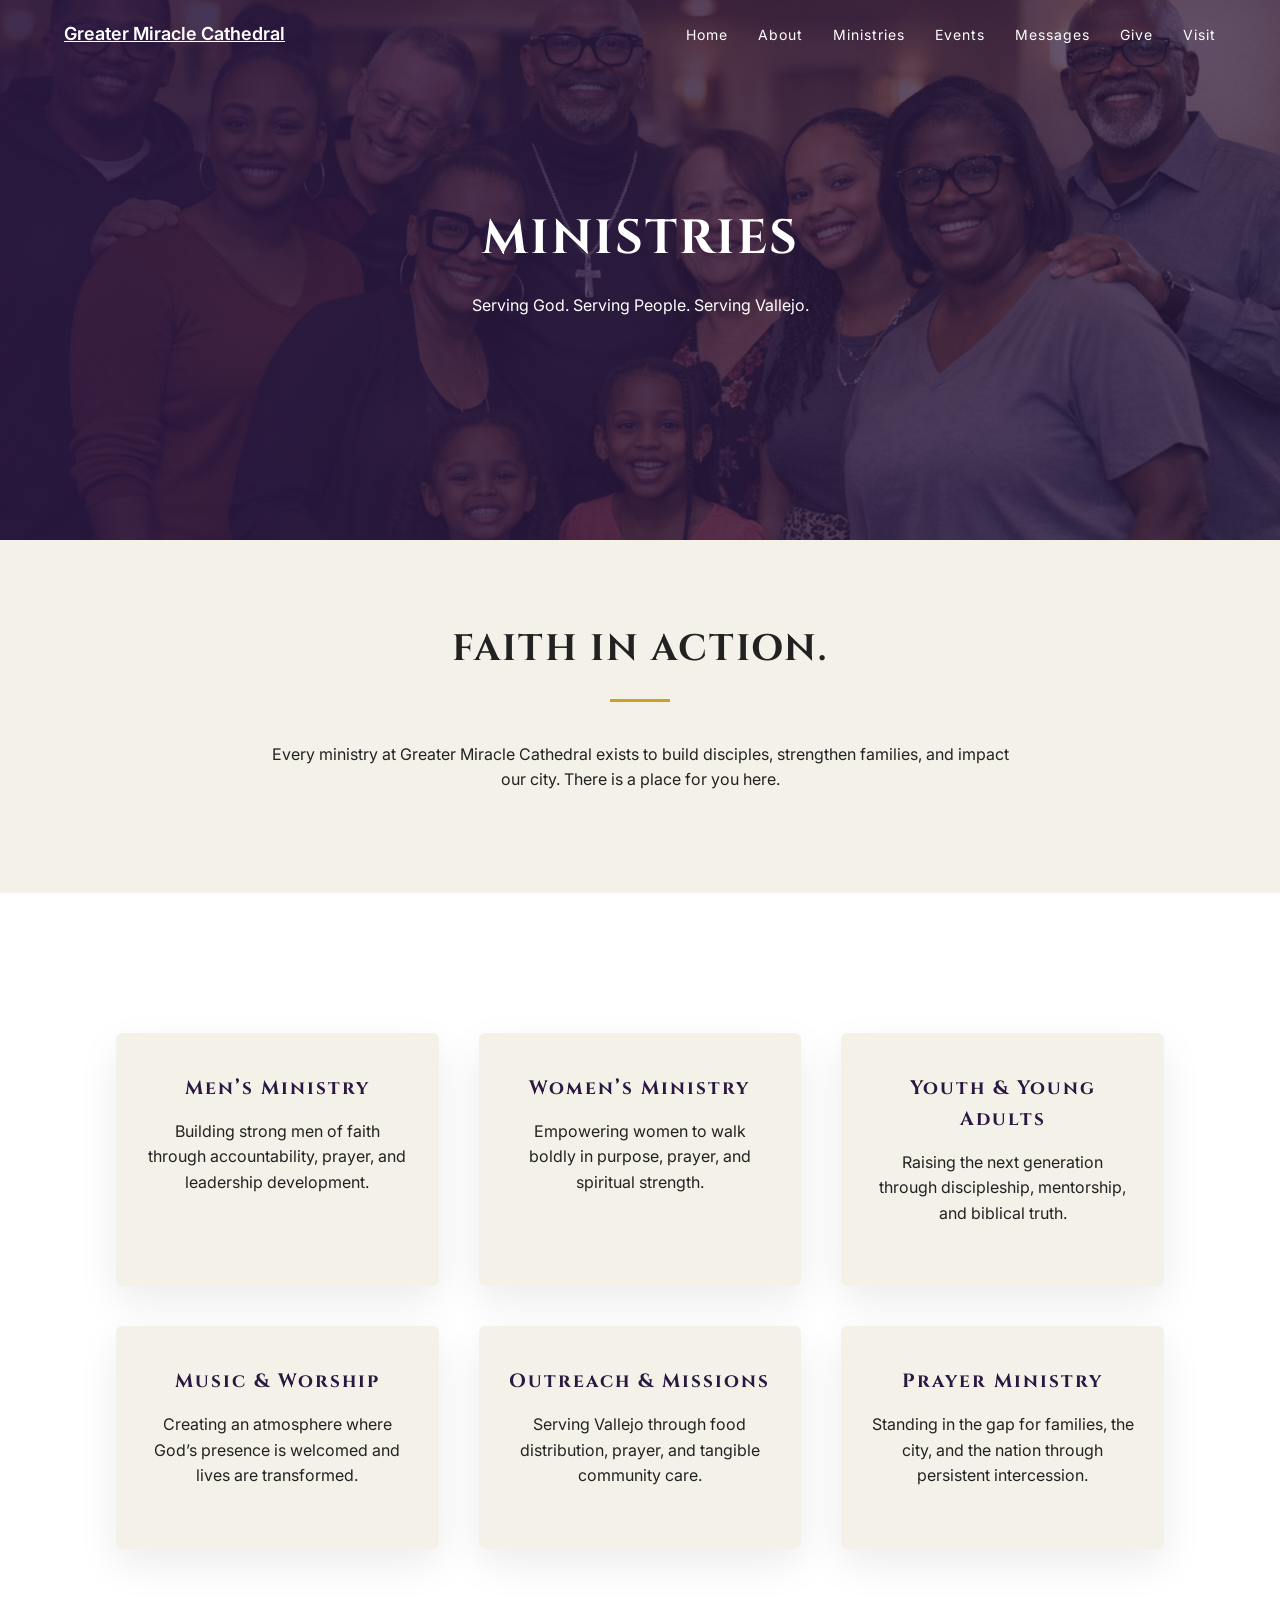
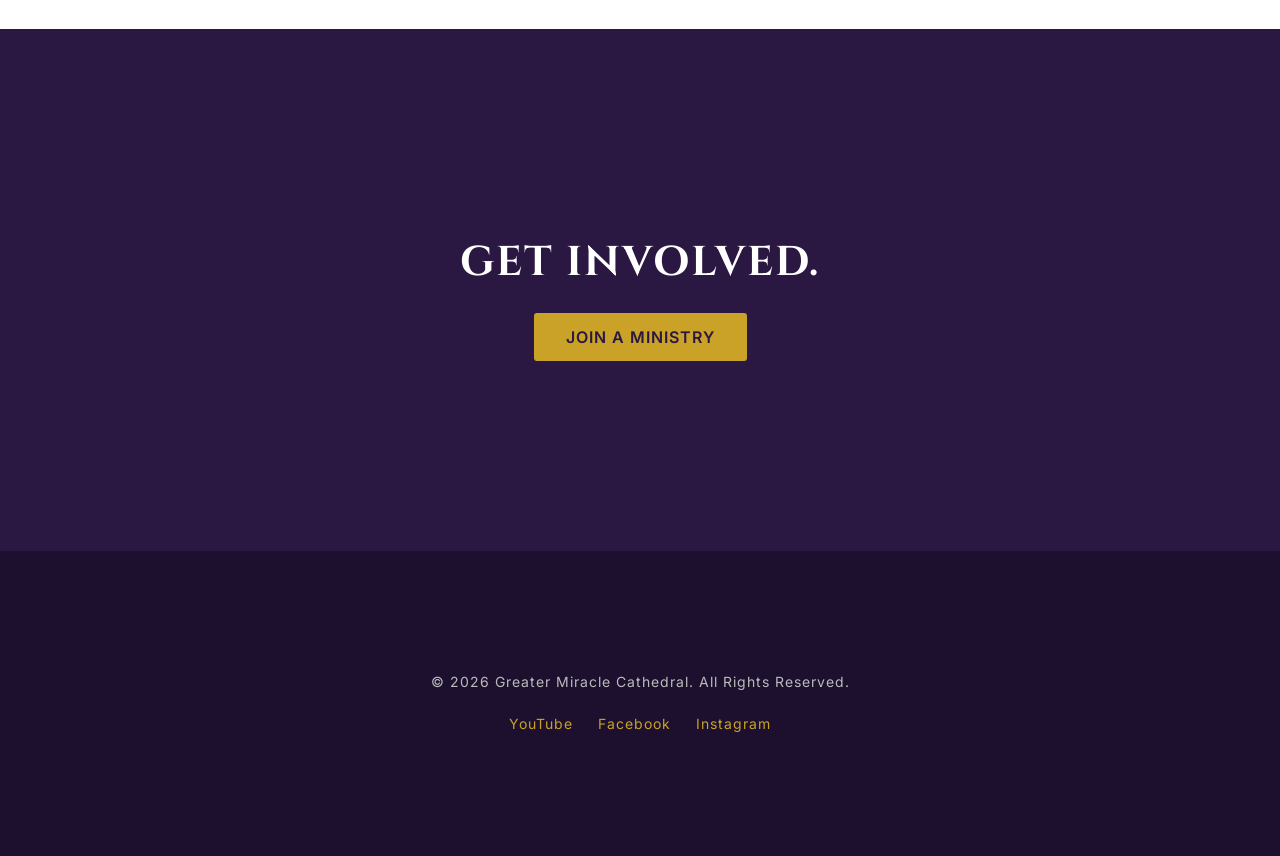
<file: ministries.html>
<!DOCTYPE html>
<html lang="en">
<head>
  <meta charset="UTF-8" />
  <meta name="viewport" content="width=device-width, initial-scale=1.0" />
  <title>Ministries | Greater Miracle Cathedral</title>
  <link rel="stylesheet" href="assets/css/styles.css" />
  <link href="https://fonts.googleapis.com/css2?family=Cinzel:wght@400;600;700&family=Inter:wght@300;400;500;600&display=swap" rel="stylesheet">
</head>
<body>

<!-- NAVIGATION -->
<header id="navbar">
  <div class="nav-container">
    <a href="index.html" class="logo">Greater Miracle Cathedral</a>


    <nav>
      <ul class="nav-links">
        <li><a href="index.html">Home</a></li>
  <li><a href="about.html">About</a></li>        <li><a href="ministries.html">Ministries</a></li>
        <li><a href="events.html">Events</a></li>
        <li><a href="messages.html">Messages</a></li>
        <li><a href="give.html" class="nav-give">Give</a></li>
        <li><a href="contact.html">Visit</a></li>
      </ul>
    </nav>

    <div class="menu-toggle" id="mobile-menu">
      <span></span>
      <span></span>
      <span></span>
    </div>
  </div>
</header>

<!-- PAGE HERO -->
<section class="page-hero ministries-hero">
  <div class="page-overlay"></div>
  <div class="page-hero-content">
    <h1>MINISTRIES</h1>
    <p>Serving God. Serving People. Serving Vallejo.</p>
  </div>
</section>

<!-- INTRO -->
<section class="legacy">
  <div class="container">
    <h2>FAITH IN ACTION.</h2>
    <div class="gold-divider"></div>
    <p>
      Every ministry at Greater Miracle Cathedral exists to build disciples,
      strengthen families, and impact our city. There is a place for you here.
    </p>
  </div>
</section>

<!-- MINISTRY GRID -->
<section class="ministries-grid-section">
  <div class="container">
    <div class="ministries-grid">

      <div class="ministry-card">
        <h3>Men’s Ministry</h3>
        <p>Building strong men of faith through accountability, prayer, and leadership development.</p>
      </div>

      <div class="ministry-card">
        <h3>Women’s Ministry</h3>
        <p>Empowering women to walk boldly in purpose, prayer, and spiritual strength.</p>
      </div>

      <div class="ministry-card">
        <h3>Youth & Young Adults</h3>
        <p>Raising the next generation through discipleship, mentorship, and biblical truth.</p>
      </div>

      <div class="ministry-card">
        <h3>Music & Worship</h3>
        <p>Creating an atmosphere where God’s presence is welcomed and lives are transformed.</p>
      </div>

      <div class="ministry-card">
        <h3>Outreach & Missions</h3>
        <p>Serving Vallejo through food distribution, prayer, and tangible community care.</p>
      </div>

      <div class="ministry-card">
        <h3>Prayer Ministry</h3>
        <p>Standing in the gap for families, the city, and the nation through persistent intercession.</p>
      </div>

    </div>
  </div>
</section>

<!-- CALL TO ACTION -->
<section class="cta">
  <div class="container">
    <h2>GET INVOLVED.</h2>
    <a href="contact.html" class="btn-gold">JOIN A MINISTRY</a>
  </div>
</section>

<!-- FOOTER -->
<footer>
  <div class="container">
    <p>&copy; 2026 Greater Miracle Cathedral. All Rights Reserved.</p>
    <div class="footer-social">
      <a href="https://www.youtube.com/@oldpathcogic3727" target="_blank">YouTube</a>
      <a href="https://www.facebook.com/opmccogic/" target="_blank">Facebook</a>
      <a href="https://www.instagram.com/oldpathmiraclecathedral" target="_blank">Instagram</a>
    </div>
  </div>
</footer>

<script src="assets/js/main.js"></script>

</body>
</html>
</file>
<file: assets/css/styles.css>
/* ============================= */
/* ROOT VARIABLES */
/* ============================= */

:root {
  --purple: #2B1842;
  --purple-dark: #1d102e;
  --gold: #C9A227;
  --burgundy: #5A1E2D;
  --ivory: #F4F1E8;
  --dark: #222;
  --light: #ffffff;
}

/* ============================= */
/* RESET */
/* ============================= */

* {
  margin: 0;
  padding: 0;
  box-sizing: border-box;
}

html {
  scroll-behavior: smooth;
}

body {
  font-family: 'Inter', sans-serif;
  color: var(--dark);
  line-height: 1.6;
  background: #fff;
}

/* ============================= */
/* TYPOGRAPHY */
/* ============================= */

h1, h2, h3 {
  font-family: 'Cinzel', serif;
  letter-spacing: 2px;
}

h2 {
  font-size: 2.3rem;
  margin-bottom: 15px;
}

h3 {
  font-size: 1.2rem;
  margin-bottom: 10px;
  color: var(--purple);
}

p {
  max-width: 750px;
  margin: 0 auto 20px;
}

/* ============================= */
/* LAYOUT */
/* ============================= */

.container {
  width: 85%;
  max-width: 1200px;
  margin: auto;
  text-align: center;
  padding: 100px 0;
}

section {
  position: relative;
}

/* ============================= */
/* NAVIGATION */
/* ============================= */

header {
  position: fixed;
  width: 100%;
  padding: 20px 0;
  transition: 0.4s ease;
  z-index: 1000;
}

header.scrolled {
  background: var(--purple);
  box-shadow: 0 4px 12px rgba(0,0,0,0.3);
  border-bottom: 2px solid var(--gold);
}

.nav-container {
  width: 90%;
  margin: auto;
  display: flex;
  justify-content: space-between;
  align-items: center;
}

.logo {
  color: var(--light);
  font-weight: 600;
  font-size: 18px;
}

nav {
  display: flex;
}

.nav-links {
  list-style: none;
  display: flex;
  gap: 30px;
}

nav a {
  text-decoration: none;
  color: var(--light);
  font-size: 14px;
  letter-spacing: 1px;
  position: relative;
  transition: 0.3s ease;
}

/* Gold underline animation */
nav a::after {
  content: "";
  position: absolute;
  left: 0;
  bottom: -5px;
  width: 0%;
  height: 2px;
  background: var(--gold);
  transition: width 0.3s ease;
}

nav a:hover::after {
  width: 100%;
}

/* ============================= */
/* MOBILE NAV */
/* ============================= */

.menu-toggle {
  display: none;
  flex-direction: column;
  cursor: pointer;
  gap: 6px;
  z-index: 1100;
}

.menu-toggle span {
  width: 25px;
  height: 2px;
  background: var(--light);
  transition: 0.3s ease;
}

.menu-toggle.active span:nth-child(1) {
  transform: rotate(45deg) translate(5px, 5px);
}

.menu-toggle.active span:nth-child(2) {
  opacity: 0;
}

.menu-toggle.active span:nth-child(3) {
  transform: rotate(-45deg) translate(5px, -5px);
}

@media (max-width: 768px) {

  .menu-toggle {
    display: flex;
  }

  nav {
    position: absolute;
    top: 80px;
    right: 0;
    width: 100%;
    background: var(--purple);
  }

  .nav-links {
    flex-direction: column;
    align-items: center;
    gap: 25px;
    max-height: 0;
    overflow: hidden;
    transition: max-height 0.4s ease, padding 0.4s ease;
    padding: 0;
  }

  .nav-links.active {
    max-height: 500px;
    padding: 30px 0;
  }
}

/* ============================= */
/* HERO */
/* ============================= */

.hero {
  height: 100vh;
  background: url("../images/community-multigenerational-1600x900.jpg") center/cover no-repeat;
  display: flex;
  align-items: center;
  justify-content: center;
  text-align: center;
  color: var(--light);
  position: relative;
}


.hero-overlay {
  position: absolute;
  inset: 0;
  background:
    linear-gradient(to right, rgba(43,24,66,0.95), rgba(43,24,66,0.6)),
    radial-gradient(circle at 20% 40%, rgba(201,162,39,0.15), transparent 60%);
}

.hero-content {
  position: relative;
  z-index: 2;
  animation: fadeUp 1.2s ease forwards;
  opacity: 0;
  transform: translateY(20px);
}

.hero h1 {
  font-size: 3.5rem;
  font-weight: 700;
  margin-bottom: 20px;
  text-shadow: 0 10px 30px rgba(0,0,0,0.4);
}

.hero p {
  font-size: 1.3rem;
  margin-bottom: 30px;
  letter-spacing: 1px;
}

.hero-buttons {
  display: flex;
  gap: 20px;
  justify-content: center;
}

/* ============================= */
/* BUTTONS */
/* ============================= */

.btn-gold {
  background: var(--gold);
  color: var(--purple);
  padding: 14px 32px;
  text-decoration: none;
  font-weight: 600;
  letter-spacing: 1px;
  border-radius: 3px;
  transition: 0.3s ease;
}

.btn-gold:hover {
  background: #b8921f;
}

.btn-outline {
  border: 2px solid var(--gold);
  color: var(--light);
  padding: 14px 32px;
  text-decoration: none;
  letter-spacing: 1px;
  border-radius: 3px;
  transition: 0.3s ease;
}

.btn-outline:hover {
  background: var(--gold);
  color: var(--purple);
}

/* ============================= */
/* LEGACY */
/* ============================= */

.legacy {
  background: var(--ivory);
}

.gold-divider {
  width: 60px;
  height: 3px;
  background: var(--gold);
  margin: 20px auto 40px;
}

/* ============================= */
/* REVIVAL */
/* ============================= */

.revival {
  background: url("../images/cathedral-arkansas-street-1992-1920x1080.jpg") center/cover no-repeat;
  color: var(--light);
  position: relative;
}

.revival-overlay {
  position: absolute;
  inset: 0;
  background: rgba(43,24,66,0.85);
}

.revival .container {
  position: relative;
  z-index: 2;
}

.revival h2 {
  font-size: 2.5rem;
}

.revival p {
  margin-bottom: 30px;
  font-size: 1.1rem;
}

/* ============================= */
/* COMMUNITY */
/* ============================= */

.community {
  background: linear-gradient(to bottom, var(--ivory), #ece7d9);
}

.community-grid {
  display: grid;
  grid-template-columns: repeat(auto-fit, minmax(260px, 1fr));
  gap: 40px;
  margin: 60px 0;
}

/* ============================= */
/* CTA */
/* ============================= */

.cta {
  background: var(--purple);
  color: var(--light);
  padding: 120px 0;
}

.cta h2 {
  font-size: 2.6rem;
  margin-bottom: 30px;
}

/* ============================= */
/* FOOTER */
/* ============================= */

.footer-social {
  margin-top: 20px;
  display: flex;
  justify-content: center;
  gap: 25px;
}

.footer-social a {
  color: var(--gold);
  text-decoration: none;
  font-size: 14px;
  transition: 0.3s ease;
}

.footer-social a:hover {
  opacity: 0.7;
}

footer {
  background: var(--purple-dark);
  color: #bbb;
  text-align: center;
  padding: 40px 0;
  font-size: 14px;
  letter-spacing: 1px;
}

/* ============================= */
/* SCROLL REVEAL */
/* ============================= */

section:not(.hero) {
  opacity: 0;
  transform: translateY(40px);
  transition: opacity 0.8s ease, transform 0.8s ease;
}

section.visible {
  opacity: 1;
  transform: translateY(0);
}

/* ============================= */
/* ANIMATIONS */
/* ============================= */

@keyframes fadeUp {
  to {
    opacity: 1;
    transform: translateY(0);
  }
}

/* ============================= */
/* RESPONSIVE */
/* ============================= */

@media (max-width: 992px) {

  .hero h1 {
    font-size: 2.6rem;
  }

  .hero p {
    font-size: 1rem;
  }

  nav ul {
    gap: 20px;
  }
}

@media (max-width: 768px) {

  .menu-toggle {
    display: flex;
  }

  nav {
    position: absolute;
    top: 80px;
    left: 0;
    width: 100%;
    background: var(--purple);
  }

  .nav-links {
    flex-direction: column;
    align-items: center;
    gap: 25px;
    max-height: 0;
    overflow: hidden;
    transition: max-height 0.4s ease;
    padding: 0;
  }

  .nav-links.active {
    max-height: 600px;
    padding: 30px 0;
  }

  nav ul {
    width: 100%;
  }

  nav a {
    display: block;
    width: 100%;
    padding: 10px 0;
  }
}


  .hero {
    padding: 0 20px;
  }

  .hero h1 {
    font-size: 2.2rem;
  }

  .hero-buttons {
    flex-direction: column;
  }

  .container {
    padding: 80px 20px;
  }

@media (max-width: 480px) {

  .hero h1 {
    font-size: 1.9rem;
  }

  .hero p {
    font-size: 0.95rem;
  }

  h2 {
    font-size: 1.7rem;
  }
}

/* ============================= */
/* LEADERSHIP SECTION */
/* ============================= */

.leadership {
  background: var(--light);
}

.leadership-container {
  display: flex;
  flex-direction: column;
  gap: 120px;
}

.leader-block {
  display: flex;
  align-items: center;
  gap: 60px;
  text-align: left;
}

.leader-block.reverse {
  flex-direction: row-reverse;
}

.leader-image img {
  width: 100%;
  max-width: 420px;
  border-radius: 4px;
  box-shadow: 0 20px 50px rgba(0,0,0,0.15);
}

.leader-content {
  flex: 1;
}

.leader-content h2 {
  text-align: left;
}

.leader-content .gold-divider {
  margin: 20px 0 30px 0;
}

/* ============================= */
/* RESPONSIVE LEADERSHIP */
/* ============================= */

@media (max-width: 992px) {

  .leader-block,
  .leader-block.reverse {
    flex-direction: column;
    text-align: center;
  }

  .leader-content h2 {
    text-align: center;
  }

  .leader-content .gold-divider {
    margin: 20px auto 30px auto;
  }

  .leader-image img {
    max-width: 350px;
    border: 6px solid var(--ivory);
  }
}

/* ============================= */
/* MESSAGES PAGE */
/* ============================= */

.messages-featured {
  background: var(--ivory);
}

.featured-video {
  position: relative;
  padding-bottom: 56.25%;
  height: 0;
  margin-bottom: 30px;
}

.featured-video iframe {
  position: absolute;
  top: 0;
  left: 0;
  width: 100%;
  height: 100%;
  border-radius: 6px;
  box-shadow: 0 20px 50px rgba(0,0,0,0.15);
}

.messages-archive {
  background: #fff;
}

.message-grid {
  display: grid;
  grid-template-columns: repeat(auto-fit, minmax(260px, 1fr));
  gap: 40px;
  margin-top: 60px;
}

.message-card {
  background: var(--ivory);
  padding: 40px 30px;
  border-radius: 6px;
  box-shadow: 0 15px 40px rgba(0,0,0,0.08);
  transition: 0.3s ease;
}

.message-card:hover {
  transform: translateY(-5px);
}

.message-card h3 {
  margin-bottom: 10px;
}

/* ============================= */
/* SOCIAL SECTION */
/* ============================= */

.messages-social {
  background: var(--ivory);
}

.social-buttons {
  display: flex;
  justify-content: center;
  gap: 20px;
  flex-wrap: wrap;
}

/* ============================= */
/* PAGE HERO */
/* ============================= */

.page-hero {
  height: 60vh;
  display: flex;
  align-items: center;
  justify-content: center;
  position: relative;
  text-align: center;
  color: var(--light);
}

.ministries-hero {
  background: url("../images/community-multigenerational-1600x900.jpg") center/cover no-repeat;
}


.page-overlay {
  position: absolute;
  inset: 0;
  background: linear-gradient(to right, rgba(43,24,66,0.9), rgba(43,24,66,0.7));
}

.page-hero-content {
  position: relative;
  z-index: 2;
}

.page-hero h1 {
  font-size: 3rem;
  margin-bottom: 15px;
}

/* ============================= */
/* MINISTRIES GRID */
/* ============================= */

.ministries-grid-section {
  background: #fff;
}

.ministries-grid {
  display: grid;
  grid-template-columns: repeat(auto-fit, minmax(280px, 1fr));
  gap: 40px;
  margin-top: 60px;
}

.ministry-card {
  background: var(--ivory);
  padding: 40px 30px;
  border-radius: 6px;
  box-shadow: 0 15px 40px rgba(0,0,0,0.08);
  transition: 0.3s ease;
  text-align: center;
}

.ministry-card:hover {
  transform: translateY(-6px);
}

.ministry-card h3 {
  margin-bottom: 15px;
}

/* ============================= */
/* GIVE PAGE */
/* ============================= */

.give-hero {
  background: url("../images/cathedral-arkansas-street-1992-1920x1080.jpg") center/cover no-repeat;
}

/* Giving Options */

.giving-options {
  background: #fff;
  padding: 100px 0;
}

.giving-options .container {
  display: grid;
  grid-template-columns: repeat(auto-fit, minmax(280px, 1fr));
  gap: 40px;
}

.giving-card {
  background: var(--ivory);
  padding: 40px 30px;
  border-radius: 6px;
  box-shadow: 0 15px 40px rgba(0,0,0,0.08);
  text-align: center;
  transition: 0.3s ease;
}

.giving-card:hover {
  transform: translateY(-6px);
}

.giving-card h3 {
  margin-bottom: 15px;
}

/* Impact Section */

.impact-section {
  background: var(--ivory);
  padding: 100px 0;
}

.impact-grid {
  display: grid;
  grid-template-columns: repeat(auto-fit, minmax(260px, 1fr));
  gap: 40px;
  margin-top: 60px;
}

/* ============================= */
/* EVENTS PAGE */
/* ============================= */

.events-hero {
  background: url("../images/community-multigenerational-1600x900.jpg") center/cover no-repeat;
}

/* Featured Event */

.featured-event {
  background: var(--ivory);
  padding: 100px 0;
}

.featured-event-card {
  background: #fff;
  padding: 60px 40px;
  border-radius: 6px;
  box-shadow: 0 20px 50px rgba(0,0,0,0.1);
  text-align: center;
  margin-top: 40px;
}

/* Events Grid */

.events-grid-section {
  background: #fff;
  padding: 100px 0;
}

.events-grid {
  display: grid;
  grid-template-columns: repeat(auto-fit, minmax(260px, 1fr));
  gap: 40px;
  margin-top: 60px;
}

.event-card {
  background: var(--ivory);
  padding: 40px 30px;
  border-radius: 6px;
  box-shadow: 0 15px 40px rgba(0,0,0,0.08);
  transition: 0.3s ease;
}

.event-card:hover {
  transform: translateY(-6px);
}

/* Weekly Schedule */

.weekly-schedule {
  background: var(--ivory);
  padding: 100px 0;
}

.schedule-grid {
  display: grid;
  grid-template-columns: repeat(auto-fit, minmax(220px, 1fr));
  gap: 40px;
  margin-top: 60px;
}

/* ============================= */
/* CONTACT PAGE */
/* ============================= */

.contact-hero {
  background: url("../images/community-multigenerational-1600x900.jpg") center/cover no-repeat;
}


/* Service Times */

.service-times {
  background: var(--ivory);
  padding: 100px 0;
}

.service-grid {
  display: grid;
  grid-template-columns: repeat(auto-fit, minmax(220px, 1fr));
  gap: 40px;
  margin-top: 60px;
}

/* Contact Main */

.contact-main {
  background: #fff;
  padding: 100px 0;
}

.contact-grid {
  display: grid;
  grid-template-columns: 1fr 1fr;
  gap: 60px;
  align-items: start;
}

/* Map */

.map-container {
  margin-top: 30px;
  border-radius: 6px;
  overflow: hidden;
  box-shadow: 0 15px 40px rgba(0,0,0,0.1);
}

/* Form */

.contact-form form {
  display: flex;
  flex-direction: column;
  gap: 20px;
}

.contact-form input,
.contact-form textarea {
  padding: 14px;
  border: 1px solid #ddd;
  border-radius: 4px;
  font-family: 'Inter', sans-serif;
  font-size: 14px;
}

.contact-form input:focus,
.contact-form textarea:focus {
  outline: none;
  border-color: var(--gold);
}

/* Responsive */

@media (max-width: 768px) {

  .contact-grid {
    grid-template-columns: 1fr;
  }

}
</file>
